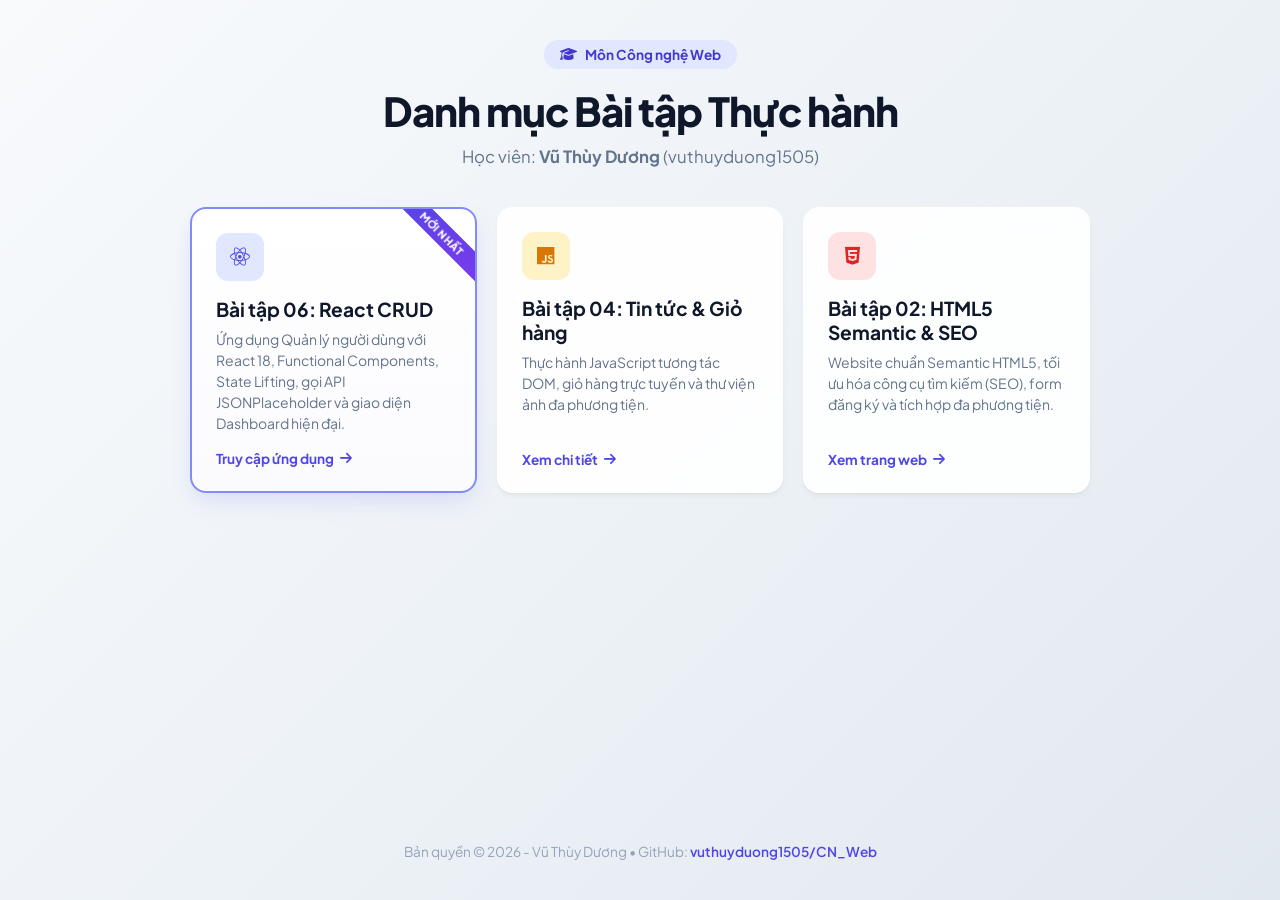
<file: index.html>
<!DOCTYPE html>
<html lang="vi">
<head>
    <meta charset="UTF-8">
    <meta name="viewport" content="width=device-width, initial-scale=1.0">
    <title>Môn Công nghệ Web - Vũ Thùy Dương</title>
    <link rel="icon" href="data:image/svg+xml,<svg xmlns=%22http://www.w3.org/2000/svg%22 viewBox=%220%22%20%22100%22%20%22100%22><text y=%22.9em%22 font-size=%2290%22>🌐</text></svg>">
    <link rel="stylesheet" href="https://cdnjs.cloudflare.com/ajax/libs/font-awesome/6.4.2/css/all.min.css">
    <link rel="preconnect" href="https://fonts.googleapis.com">
    <link rel="preconnect" href="https://fonts.gstatic.com" crossorigin>
    <link href="https://fonts.googleapis.com/css2?family=Plus+Jakarta+Sans:wght@400;500;600;700;800&display=swap" rel="stylesheet">
    <style>
        * {
            margin: 0;
            padding: 0;
            box-sizing: border-box;
        }
        body {
            font-family: 'Plus Jakarta Sans', -apple-system, BlinkMacSystemFont, sans-serif;
            background: linear-gradient(135deg, #f8fafc 0%, #edf2f7 50%, #e2e8f0 100%);
            color: #1e293b;
            min-height: 100vh;
            display: flex;
            flex-direction: column;
            justify-content: space-between;
            align-items: center;
            padding: 40px 20px 20px;
        }
        .container {
            max-width: 900px;
            width: 100%;
            margin: 0 auto;
        }
        .hero {
            text-align: center;
            margin-bottom: 40px;
        }
        .hero-badge {
            display: inline-flex;
            align-items: center;
            gap: 8px;
            background: #e0e7ff;
            color: #4338ca;
            padding: 6px 16px;
            border-radius: 9999px;
            font-size: 0.85rem;
            font-weight: 700;
            margin-bottom: 16px;
        }
        .hero h1 {
            font-size: 2.5rem;
            font-weight: 800;
            letter-spacing: -0.025em;
            color: #0f172a;
            margin-bottom: 10px;
        }
        .hero p {
            font-size: 1.05rem;
            color: #64748b;
        }
        .assignments-grid {
            display: grid;
            grid-template-columns: repeat(auto-fit, minmax(280px, 1fr));
            gap: 20px;
            margin-bottom: 40px;
        }
        .card {
            background: rgba(255, 255, 255, 0.9);
            backdrop-filter: blur(12px);
            border: 1px solid rgba(255, 255, 255, 0.8);
            border-radius: 16px;
            padding: 24px;
            text-decoration: none;
            color: inherit;
            box-shadow: 0 4px 6px -1px rgba(0, 0, 0, 0.05), 0 2px 4px -2px rgba(0, 0, 0, 0.05);
            transition: all 0.25s cubic-bezier(0.4, 0, 0.2, 1);
            display: flex;
            flex-direction: column;
            justify-content: space-between;
            position: relative;
            overflow: hidden;
        }
        .card.featured {
            border: 2px solid #818cf8;
            box-shadow: 0 10px 25px -5px rgba(99, 102, 241, 0.2);
            background: linear-gradient(180deg, #ffffff 0%, #fbfbfe 100%);
        }
        .card.featured::before {
            content: "MỚI NHẤT";
            position: absolute;
            top: 14px;
            right: -30px;
            background: linear-gradient(135deg, #4f46e5, #7c3aed);
            color: #fff;
            font-size: 0.65rem;
            font-weight: 800;
            padding: 4px 34px;
            transform: rotate(45deg);
            letter-spacing: 0.05em;
        }
        .card:hover {
            transform: translateY(-4px);
            box-shadow: 0 20px 25px -5px rgba(0, 0, 0, 0.1), 0 8px 10px -6px rgba(0, 0, 0, 0.04);
        }
        .card-icon {
            width: 48px;
            height: 48px;
            border-radius: 12px;
            display: flex;
            align-items: center;
            justify-content: center;
            font-size: 20px;
            margin-bottom: 16px;
        }
        .card-icon.react {
            background: #e0e7ff;
            color: #4f46e5;
        }
        .card-icon.js {
            background: #fef3c7;
            color: #d97706;
        }
        .card-icon.html {
            background: #fee2e2;
            color: #dc2626;
        }
        .card h3 {
            font-size: 1.2rem;
            font-weight: 700;
            color: #0f172a;
            margin-bottom: 8px;
        }
        .card p {
            font-size: 0.875rem;
            color: #64748b;
            line-height: 1.5;
            margin-bottom: 16px;
        }
        .card-link {
            font-size: 0.85rem;
            font-weight: 700;
            color: #4f46e5;
            display: inline-flex;
            align-items: center;
            gap: 6px;
        }
        .footer {
            text-align: center;
            font-size: 0.85rem;
            color: #94a3b8;
            padding: 20px 0;
        }
        .footer a {
            color: #4f46e5;
            text-decoration: none;
            font-weight: 600;
        }
    </style>
</head>
<body>
    <div class="container">
        <header class="hero">
            <div class="hero-badge">
                <i class="fa-solid fa-graduation-cap"></i> Môn Công nghệ Web
            </div>
            <h1>Danh mục Bài tập Thực hành</h1>
            <p>Học viên: <strong>Vũ Thùy Dương</strong> (vuthuyduong1505)</p>
        </header>

        <main class="assignments-grid">
            <!-- Assignment 06 (Featured) -->
            <a href="assignment_06/" class="card featured">
                <div>
                    <div class="card-icon react">
                        <i class="fa-brands fa-react"></i>
                    </div>
                    <h3>Bài tập 06: React CRUD</h3>
                    <p>Ứng dụng Quản lý người dùng với React 18, Functional Components, State Lifting, gọi API JSONPlaceholder và giao diện Dashboard hiện đại.</p>
                </div>
                <div class="card-link">
                    Truy cập ứng dụng <i class="fa-solid fa-arrow-right"></i>
                </div>
            </a>

            <!-- Assignment 04 -->
            <a href="Assignment04/Bai tap 2 - JS tin tuc va gio hang/" class="card">
                <div>
                    <div class="card-icon js">
                        <i class="fa-brands fa-js"></i>
                    </div>
                    <h3>Bài tập 04: Tin tức & Giỏ hàng</h3>
                    <p>Thực hành JavaScript tương tác DOM, giỏ hàng trực tuyến và thư viện ảnh đa phương tiện.</p>
                </div>
                <div class="card-link">
                    Xem chi tiết <i class="fa-solid fa-arrow-right"></i>
                </div>
            </a>

            <!-- Assignment 02 -->
            <a href="assignment_02/index_new.html" class="card">
                <div>
                    <div class="card-icon html">
                        <i class="fa-brands fa-html5"></i>
                    </div>
                    <h3>Bài tập 02: HTML5 Semantic & SEO</h3>
                    <p>Website chuẩn Semantic HTML5, tối ưu hóa công cụ tìm kiếm (SEO), form đăng ký và tích hợp đa phương tiện.</p>
                </div>
                <div class="card-link">
                    Xem trang web <i class="fa-solid fa-arrow-right"></i>
                </div>
            </a>
        </main>
    </div>

    <footer class="footer">
        <p>Bản quyền &copy; 2026 - Vũ Thùy Dương &bull; GitHub: <a href="https://github.com/vuthuyduong1505/CN_Web" target="_blank">vuthuyduong1505/CN_Web</a></p>
    </footer>
</body>
</html>
</file>
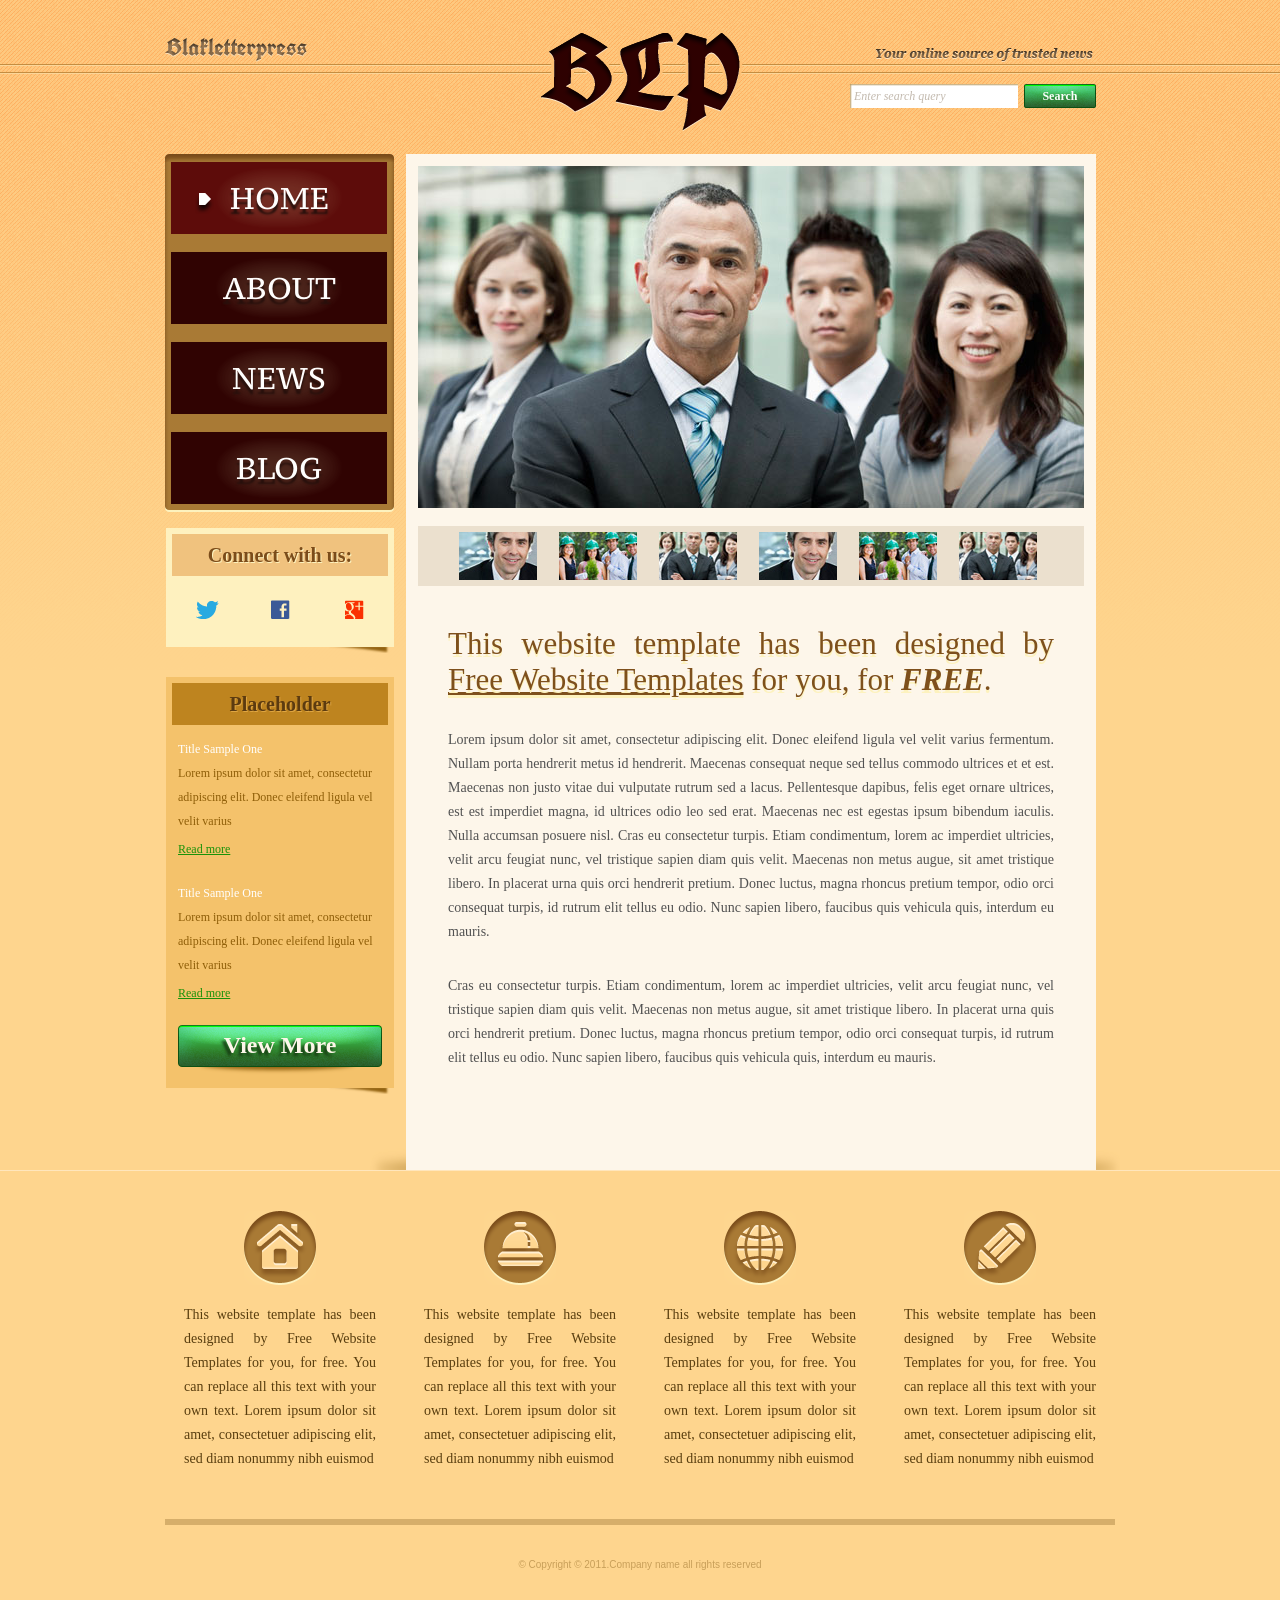
<file: assignment_02/index.html>
<!DOCTYPE html>
<!-- Website template by freewebsitetemplates.com -->
<html>
<head>
	<meta charset="UTF-8">
	<title>Blakletterpress Website Template</title>
	<link rel="stylesheet" href="css/style.css" type="text/css">
</head>
<body>
	<div id="page">
		<div id="header">
			<div id="motto">
				<a href="index.html" class="sitename"><img src="images/blakletterpress.png" height="24" width="142" alt="SiteName"></a>
				<p>
					<img src="images/header-text.png" height="14" width="218" alt="Text">
				</p>
			</div>
			<div id="logo">
				<a href="index.html"><img src="images/logo.png" alt="LOGO"></a>
			</div>
			<div id="searchbar">
				<form action="#" method="post">
					<input type="text" value="Enter search query" class="txtfield" onBlur="javascript:if(this.value==''){this.value=this.defaultValue;}" onFocus="javascript:if(this.value==this.defaultValue){this.value='';}">
					<input type="submit" value="Search" class="btn">
				</form>
			</div>
		</div>
		<div id="contents">
			<div id="main">
				<div id="gallery">
					<div>
						<img src="images/team-large.jpg" alt="Img">
					</div>
					<ul>
						<li>
							<img src="images/smiling.jpg" alt="Img">
						</li>
						<li>
							<img src="images/ecofriends.jpg" alt="Img">
						</li>
						<li>
							<img src="images/team.jpg" alt="Img">
						</li>
						<li>
							<img src="images/smiling.jpg" alt="Img">
						</li>
						<li>
							<img src="images/ecofriends.jpg" alt="Img">
						</li>
						<li>
							<img src="images/team.jpg" alt="Img">
						</li>
					</ul>
				</div>
				<div class="body">
					<h1>This website template has been designed by <a href="http://www.freewebsitetemplates.com/">Free Website Templates</a> for you, for <em>free</em>.</h1>
					<p>
						Lorem ipsum dolor sit amet, consectetur adipiscing elit. Donec eleifend ligula vel velit varius fermentum. Nullam porta hendrerit metus id hendrerit. Maecenas consequat neque sed tellus commodo ultrices et et est. Maecenas non justo vitae dui vulputate rutrum sed a lacus. Pellentesque dapibus, felis eget ornare ultrices, est est imperdiet magna, id ultrices odio leo sed erat. Maecenas nec est egestas ipsum bibendum iaculis. Nulla accumsan posuere nisl. Cras eu consectetur turpis. Etiam condimentum, lorem ac imperdiet ultricies, velit arcu feugiat nunc, vel tristique sapien diam quis velit. Maecenas non metus augue, sit amet tristique libero. In placerat urna quis orci hendrerit pretium. Donec luctus, magna rhoncus pretium tempor, odio orci consequat turpis, id rutrum elit tellus eu odio. Nunc sapien libero, faucibus quis vehicula quis, interdum eu mauris.
					</p>
					<p>
						Cras eu consectetur turpis. Etiam condimentum, lorem ac imperdiet ultricies, velit arcu feugiat nunc, vel tristique sapien diam quis velit. Maecenas non metus augue, sit amet tristique libero. In placerat urna quis orci hendrerit pretium. Donec luctus, magna rhoncus pretium tempor, odio orci consequat turpis, id rutrum elit tellus eu odio. Nunc sapien libero, faucibus quis vehicula quis, interdum eu mauris.
					</p>
				</div>
			</div>
			<div id="sidebar">
				<div id="navigation">
					<div>
						<ul>
							<li class="selected">
								<a href="index.html">Home</a>
							</li>
							<li>
								<a href="about.html">About</a>
							</li>
							<li>
								<a href="news.html">News</a>
							</li>
							<li>
								<a href="blog.html">Blog</a>
							</li>
						</ul>
					</div>
				</div>
				<div class="section">
					<div id="connect">
						<h2>Connect with us:</h2>
						<a href="http://freewebsitetemplates.com/go/twitter/" target="_blank" class="twitter"></a> <a href="http://freewebsitetemplates.com/go/facebook/" target="_blank" class="facebook"></a> <a href="http://freewebsitetemplates.com/go/googleplus/" target="_blank" class="googleplus"></a>
					</div>
				</div>
				<div class="section">
					<div id="posts">
						<h2>Placeholder</h2>
						<ul>
							<li>
								<h5>Title Sample One</h5>
								<p>
									Lorem ipsum dolor sit amet, consectetur adipiscing elit. Donec eleifend ligula vel velit varius
								</p>
								<a href="news.html" class="more">Read more</a>
							</li>
							<li>
								<h5>Title Sample One</h5>
								<p>
									Lorem ipsum dolor sit amet, consectetur adipiscing elit. Donec eleifend ligula vel velit varius
								</p>
								<a href="news.html" class="more">Read more</a>
							</li>
						</ul>
						<a href="news.html" class="btn2">View More</a>
					</div>
				</div>
			</div>
		</div>
		<div id="footer">
			<div>
				<ul id="featured">
					<li>
						<a href="index.html" class="home"></a>
						<p>
							This website template has been designed by Free Website Templates for you, for free. You can replace all this text with your own text. Lorem ipsum dolor sit amet, consectetuer adipiscing elit, sed diam nonummy nibh euismod
						</p>
					</li>
					<li>
						<a href="index.html" class="bell"></a>
						<p>
							This website template has been designed by Free Website Templates for you, for free. You can replace all this text with your own text. Lorem ipsum dolor sit amet, consectetuer adipiscing elit, sed diam nonummy nibh euismod
						</p>
					</li>
					<li>
						<a href="index.html" class="globe"></a>
						<p>
							This website template has been designed by Free Website Templates for you, for free. You can replace all this text with your own text. Lorem ipsum dolor sit amet, consectetuer adipiscing elit, sed diam nonummy nibh euismod
						</p>
					</li>
					<li>
						<a href="index.html" class="pencil"></a>
						<p>
							This website template has been designed by Free Website Templates for you, for free. You can replace all this text with your own text. Lorem ipsum dolor sit amet, consectetuer adipiscing elit, sed diam nonummy nibh euismod
						</p>
					</li>
				</ul>
				<p id="footnote">
					© Copyright © 2011.Company name all rights reserved
				</p>
			</div>
		</div>
	</div>
</body>
</html>
</file>
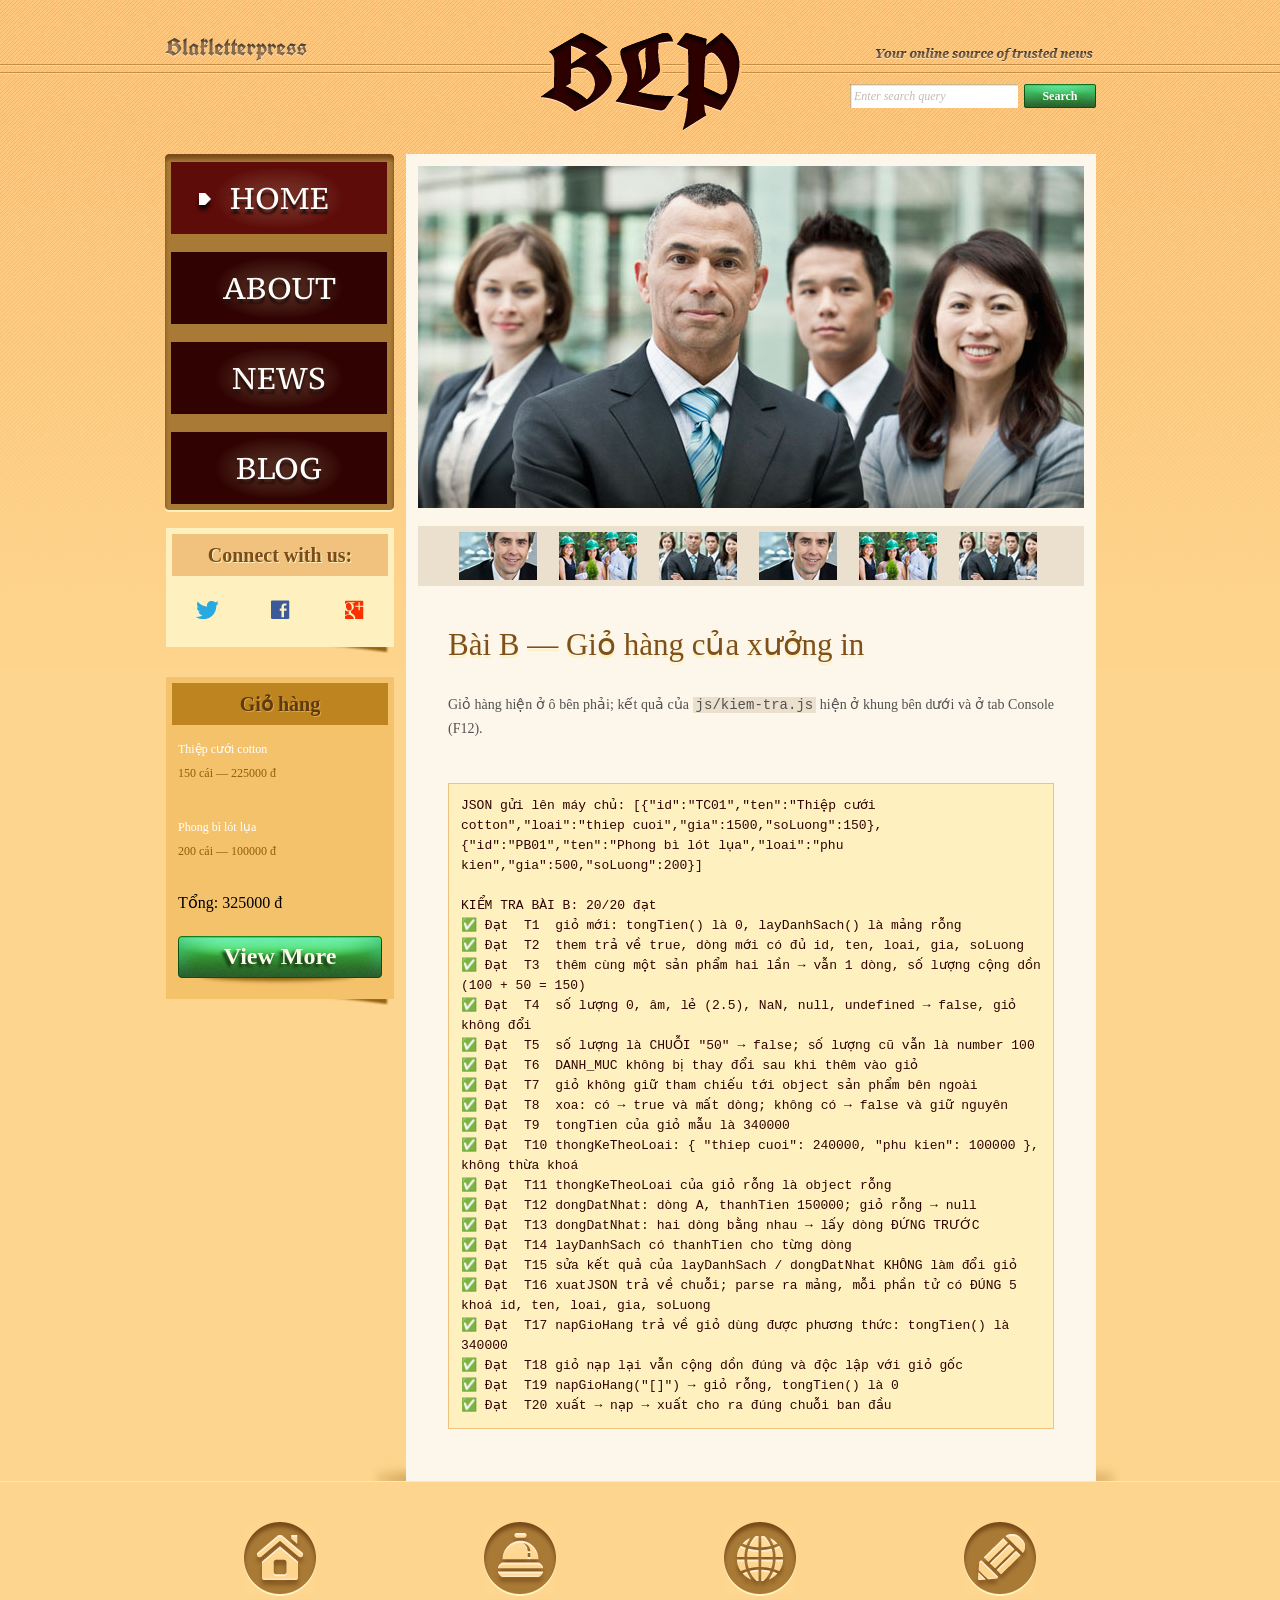
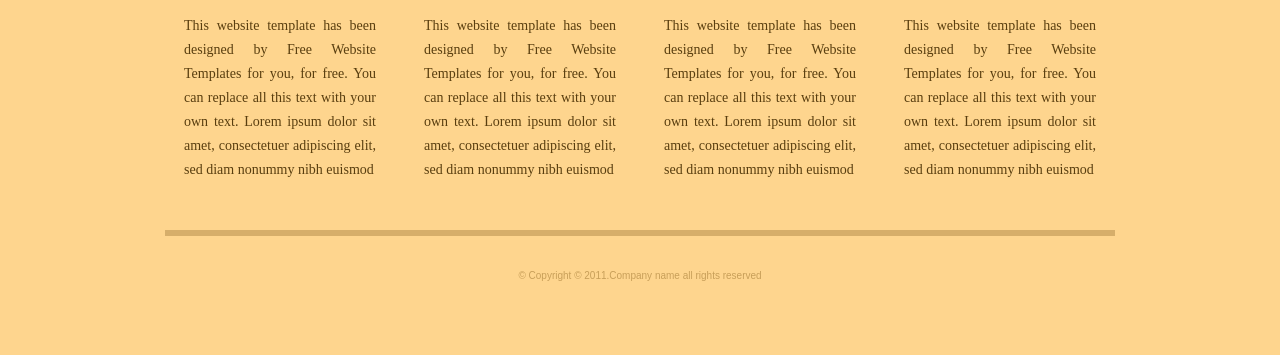
<file: Assignment04/Bai tap 2 - JS tin tuc va gio hang/index.html>
<!DOCTYPE html>
<!-- Website template by freewebsitetemplates.com -->
<html>
<head>
	<meta charset="UTF-8">
	<title>Bài B – Giỏ hàng | Blakletterpress</title>
	<link rel="stylesheet" href="css/style.css" type="text/css">
	<link rel="stylesheet" href="css/bai-js.css" type="text/css">
</head>
<body>
	<div id="page">
		<div id="header">
			<div id="motto">
				<a href="index.html" class="sitename"><img src="images/blakletterpress.png" height="24" width="142" alt="SiteName"></a>
				<p>
					<img src="images/header-text.png" height="14" width="218" alt="Text">
				</p>
			</div>
			<div id="logo">
				<a href="index.html"><img src="images/logo.png" alt="LOGO"></a>
			</div>
			<div id="searchbar">
				<form action="#" method="post">
					<input type="text" value="Enter search query" class="txtfield" onBlur="javascript:if(this.value==''){this.value=this.defaultValue;}" onFocus="javascript:if(this.value==this.defaultValue){this.value='';}">
					<input type="submit" value="Search" class="btn">
				</form>
			</div>
		</div>
		<div id="contents">
			<div id="main">
				<div id="gallery">
					<div>
						<img src="images/team-large.jpg" alt="Img">
					</div>
					<ul>
						<li>
							<img src="images/smiling.jpg" alt="Img">
						</li>
						<li>
							<img src="images/ecofriends.jpg" alt="Img">
						</li>
						<li>
							<img src="images/team.jpg" alt="Img">
						</li>
						<li>
							<img src="images/smiling.jpg" alt="Img">
						</li>
						<li>
							<img src="images/ecofriends.jpg" alt="Img">
						</li>
						<li>
							<img src="images/team.jpg" alt="Img">
						</li>
					</ul>
				</div>
				<div class="body">
					<h1>Bài B — Giỏ hàng của xưởng in</h1>
					<p>
						Giỏ hàng hiện ở ô bên phải; kết quả của <code>js/kiem-tra.js</code> hiện ở khung bên dưới và ở tab Console (F12).
					</p>
					<pre id="ket-qua"></pre>
				</div>
			</div>
			<div id="sidebar">
				<div id="navigation">
					<div>
						<ul>
							<li class="selected">
								<a href="index.html">Home</a>
							</li>
							<li>
								<a href="about.html">About</a>
							</li>
							<li>
								<a href="news.html">News</a>
							</li>
							<li>
								<a href="blog.html">Blog</a>
							</li>
						</ul>
					</div>
				</div>
				<div class="section">
					<div id="connect">
						<h2>Connect with us:</h2>
						<a href="http://freewebsitetemplates.com/go/twitter/" target="_blank" class="twitter"></a> <a href="http://freewebsitetemplates.com/go/facebook/" target="_blank" class="facebook"></a> <a href="http://freewebsitetemplates.com/go/googleplus/" target="_blank" class="googleplus"></a>
					</div>
				</div>
				<div class="section">
					<div id="posts">
						<h2>Giỏ hàng</h2>
						<ul id="gio-hang">
							<li>
								<h5>Title Sample One</h5>
								<p>
									Lorem ipsum dolor sit amet, consectetur adipiscing elit. Donec eleifend ligula vel velit varius
								</p>
								<a href="news.html" class="more">Read more</a>
							</li>
							<li>
								<h5>Title Sample One</h5>
								<p>
									Lorem ipsum dolor sit amet, consectetur adipiscing elit. Donec eleifend ligula vel velit varius
								</p>
								<a href="news.html" class="more">Read more</a>
							</li>
						</ul>
						<a href="news.html" class="btn2">View More</a>
					</div>
				</div>
			</div>
		</div>
		<div id="footer">
			<div>
				<ul id="featured">
					<li>
						<a href="index.html" class="home"></a>
						<p>
							This website template has been designed by Free Website Templates for you, for free. You can replace all this text with your own text. Lorem ipsum dolor sit amet, consectetuer adipiscing elit, sed diam nonummy nibh euismod
						</p>
					</li>
					<li>
						<a href="index.html" class="bell"></a>
						<p>
							This website template has been designed by Free Website Templates for you, for free. You can replace all this text with your own text. Lorem ipsum dolor sit amet, consectetuer adipiscing elit, sed diam nonummy nibh euismod
						</p>
					</li>
					<li>
						<a href="index.html" class="globe"></a>
						<p>
							This website template has been designed by Free Website Templates for you, for free. You can replace all this text with your own text. Lorem ipsum dolor sit amet, consectetuer adipiscing elit, sed diam nonummy nibh euismod
						</p>
					</li>
					<li>
						<a href="index.html" class="pencil"></a>
						<p>
							This website template has been designed by Free Website Templates for you, for free. You can replace all this text with your own text. Lorem ipsum dolor sit amet, consectetuer adipiscing elit, sed diam nonummy nibh euismod
						</p>
					</li>
				</ul>
				<p id="footnote">
					© Copyright © 2011.Company name all rights reserved
				</p>
			</div>
		</div>
	</div>
	<script src="js/ho-tro.js"></script>
	<script src="js/bai-b-gio-hang.js"></script>
	<script src="js/kiem-tra.js"></script>
</body>
</html>
</file>
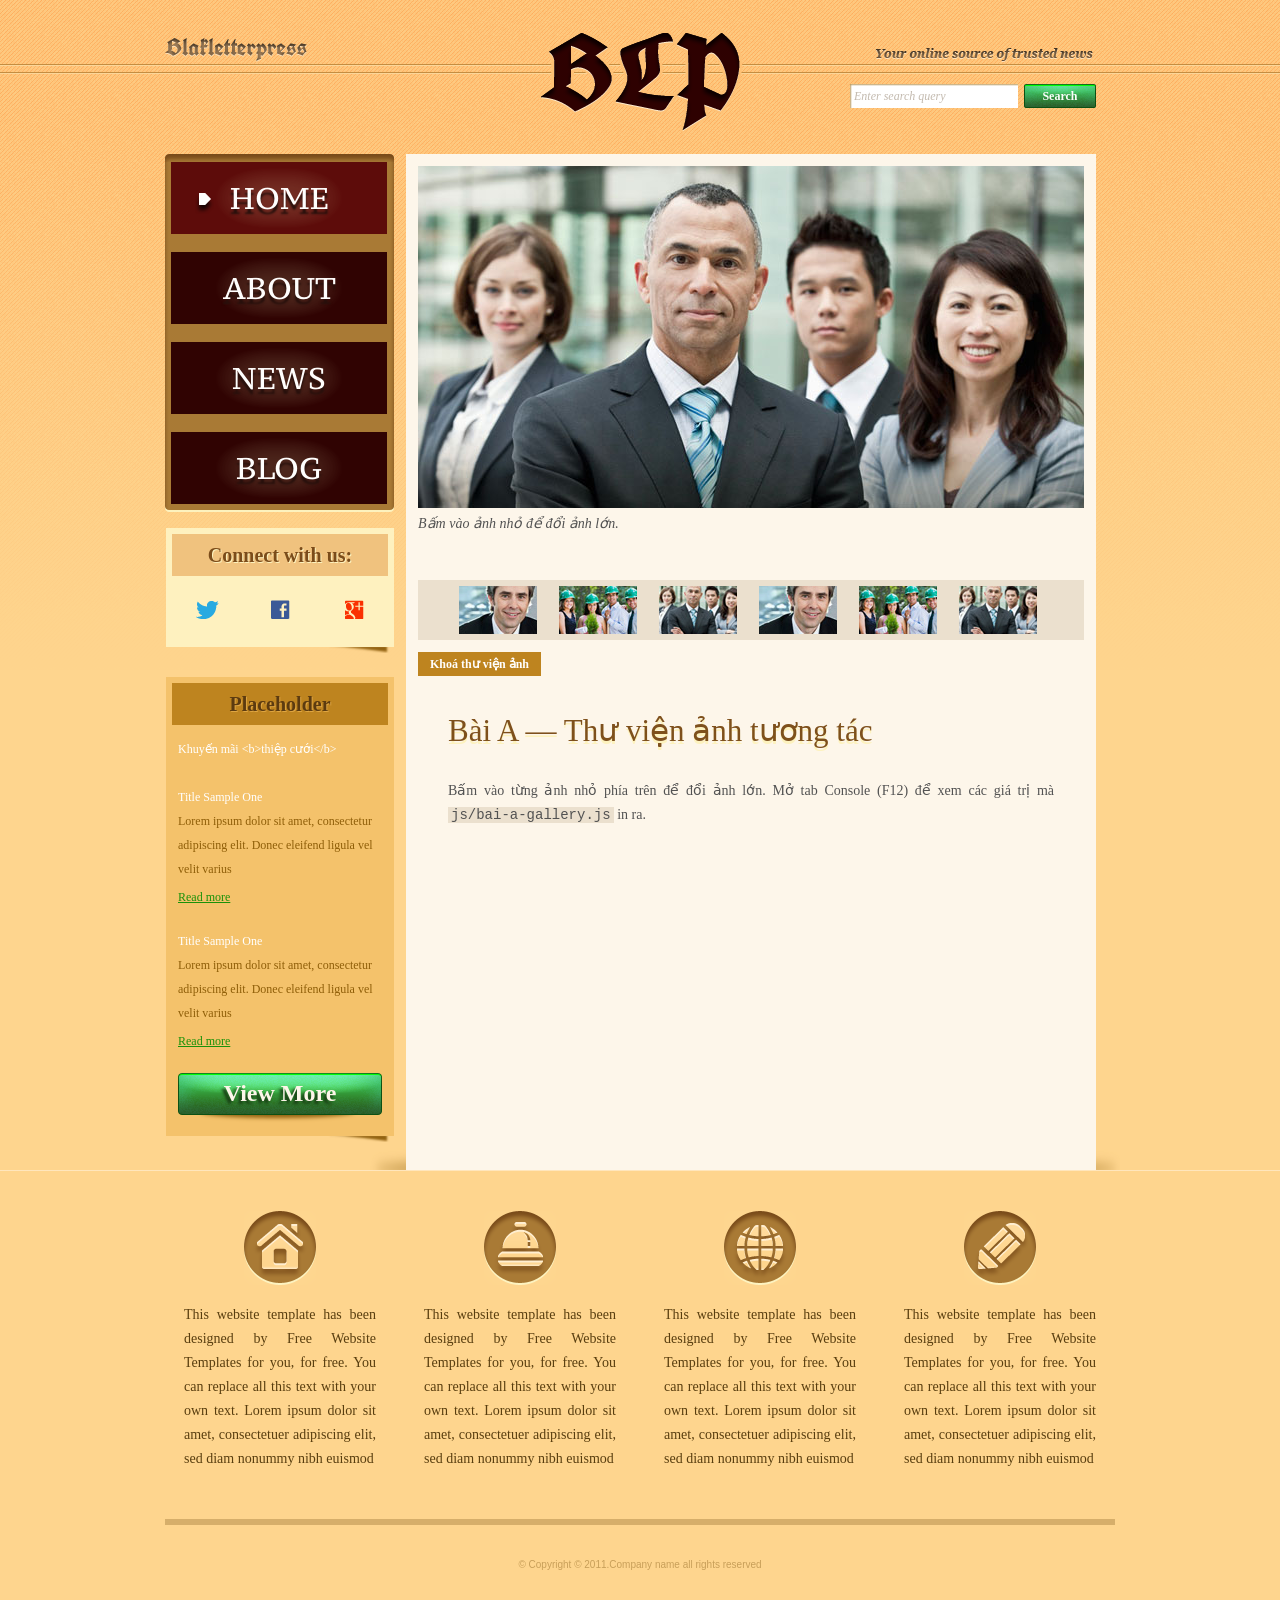
<file: Assignment04/Bai tap 3 - JS thu vien anh va tin nhanh/index.html>
<!DOCTYPE html>
<!-- Website template by freewebsitetemplates.com -->
<html>
<head>
	<meta charset="UTF-8">
	<title>Bài A – Thư viện ảnh | Blakletterpress</title>
	<link rel="stylesheet" href="css/style.css" type="text/css">
	<link rel="stylesheet" href="css/bai-js.css" type="text/css">
</head>
<body>
	<div id="page">
		<div id="header">
			<div id="motto">
				<a href="index.html" class="sitename"><img src="images/blakletterpress.png" height="24" width="142" alt="SiteName"></a>
				<p>
					<img src="images/header-text.png" height="14" width="218" alt="Text">
				</p>
			</div>
			<div id="logo">
				<a href="index.html"><img src="images/logo.png" alt="LOGO"></a>
			</div>
			<div id="searchbar">
				<form action="#" method="post">
					<input type="text" id="o-tim-kiem" value="Enter search query" class="txtfield">
					<input type="submit" value="Search" class="btn">
				</form>
			</div>
		</div>
		<div id="contents">
			<div id="main">
				<div id="gallery">
					<div>
						<img src="images/team-large.jpg" alt="Img">
					</div>
					<ul>
						<li>
							<img src="images/smiling.jpg" alt="meeting">
						</li>
						<li>
							<img src="images/ecofriends.jpg" alt="team-large">
						</li>
						<li>
							<img src="images/team.jpg" alt="team-large">
						</li>
						<li>
							<img src="images/smiling.jpg" alt="meeting">
						</li>
						<li>
							<img src="images/ecofriends.jpg" alt="team-large">
						</li>
						<li>
							<img src="images/team.jpg" alt="team-large">
						</li>
					</ul>
					<button type="button" id="nut-khoa">Khoá thư viện ảnh</button>
				</div>
				<div class="body">
					<h1>Bài A — Thư viện ảnh tương tác</h1>
					<p>
						Bấm vào từng ảnh nhỏ phía trên để đổi ảnh lớn. Mở tab Console (F12) để xem các giá trị mà <code>js/bai-a-gallery.js</code> in ra.
					</p>
				</div>
			</div>
			<div id="sidebar">
				<div id="navigation">
					<div>
						<ul>
							<li class="selected">
								<a href="index.html">Home</a>
							</li>
							<li>
								<a href="about.html">About</a>
							</li>
							<li>
								<a href="news.html">News</a>
							</li>
							<li>
								<a href="blog.html">Blog</a>
							</li>
						</ul>
					</div>
				</div>
				<div class="section">
					<div id="connect">
						<h2>Connect with us:</h2>
						<a href="http://freewebsitetemplates.com/go/twitter/" target="_blank" class="twitter"></a> <a href="http://freewebsitetemplates.com/go/facebook/" target="_blank" class="facebook"></a> <a href="http://freewebsitetemplates.com/go/googleplus/" target="_blank" class="googleplus"></a>
					</div>
				</div>
				<div class="section">
					<div id="posts">
						<h2>Placeholder</h2>
						<ul>
							<li>
								<h5>Title Sample One</h5>
								<p>
									Lorem ipsum dolor sit amet, consectetur adipiscing elit. Donec eleifend ligula vel velit varius
								</p>
								<a href="news.html" class="more">Read more</a>
							</li>
							<li>
								<h5>Title Sample One</h5>
								<p>
									Lorem ipsum dolor sit amet, consectetur adipiscing elit. Donec eleifend ligula vel velit varius
								</p>
								<a href="news.html" class="more">Read more</a>
							</li>
						</ul>
						<a href="news.html" class="btn2">View More</a>
					</div>
				</div>
			</div>
		</div>
		<div id="footer">
			<div>
				<ul id="featured">
					<li>
						<a href="index.html" class="home"></a>
						<p>
							This website template has been designed by Free Website Templates for you, for free. You can replace all this text with your own text. Lorem ipsum dolor sit amet, consectetuer adipiscing elit, sed diam nonummy nibh euismod
						</p>
					</li>
					<li>
						<a href="index.html" class="bell"></a>
						<p>
							This website template has been designed by Free Website Templates for you, for free. You can replace all this text with your own text. Lorem ipsum dolor sit amet, consectetuer adipiscing elit, sed diam nonummy nibh euismod
						</p>
					</li>
					<li>
						<a href="index.html" class="globe"></a>
						<p>
							This website template has been designed by Free Website Templates for you, for free. You can replace all this text with your own text. Lorem ipsum dolor sit amet, consectetuer adipiscing elit, sed diam nonummy nibh euismod
						</p>
					</li>
					<li>
						<a href="index.html" class="pencil"></a>
						<p>
							This website template has been designed by Free Website Templates for you, for free. You can replace all this text with your own text. Lorem ipsum dolor sit amet, consectetuer adipiscing elit, sed diam nonummy nibh euismod
						</p>
					</li>
				</ul>
				<p id="footnote">
					© Copyright © 2011.Company name all rights reserved
				</p>
			</div>
		</div>
	</div>
	<script src="js/bai-a-gallery.js"></script>
</body>
</html>
</file>
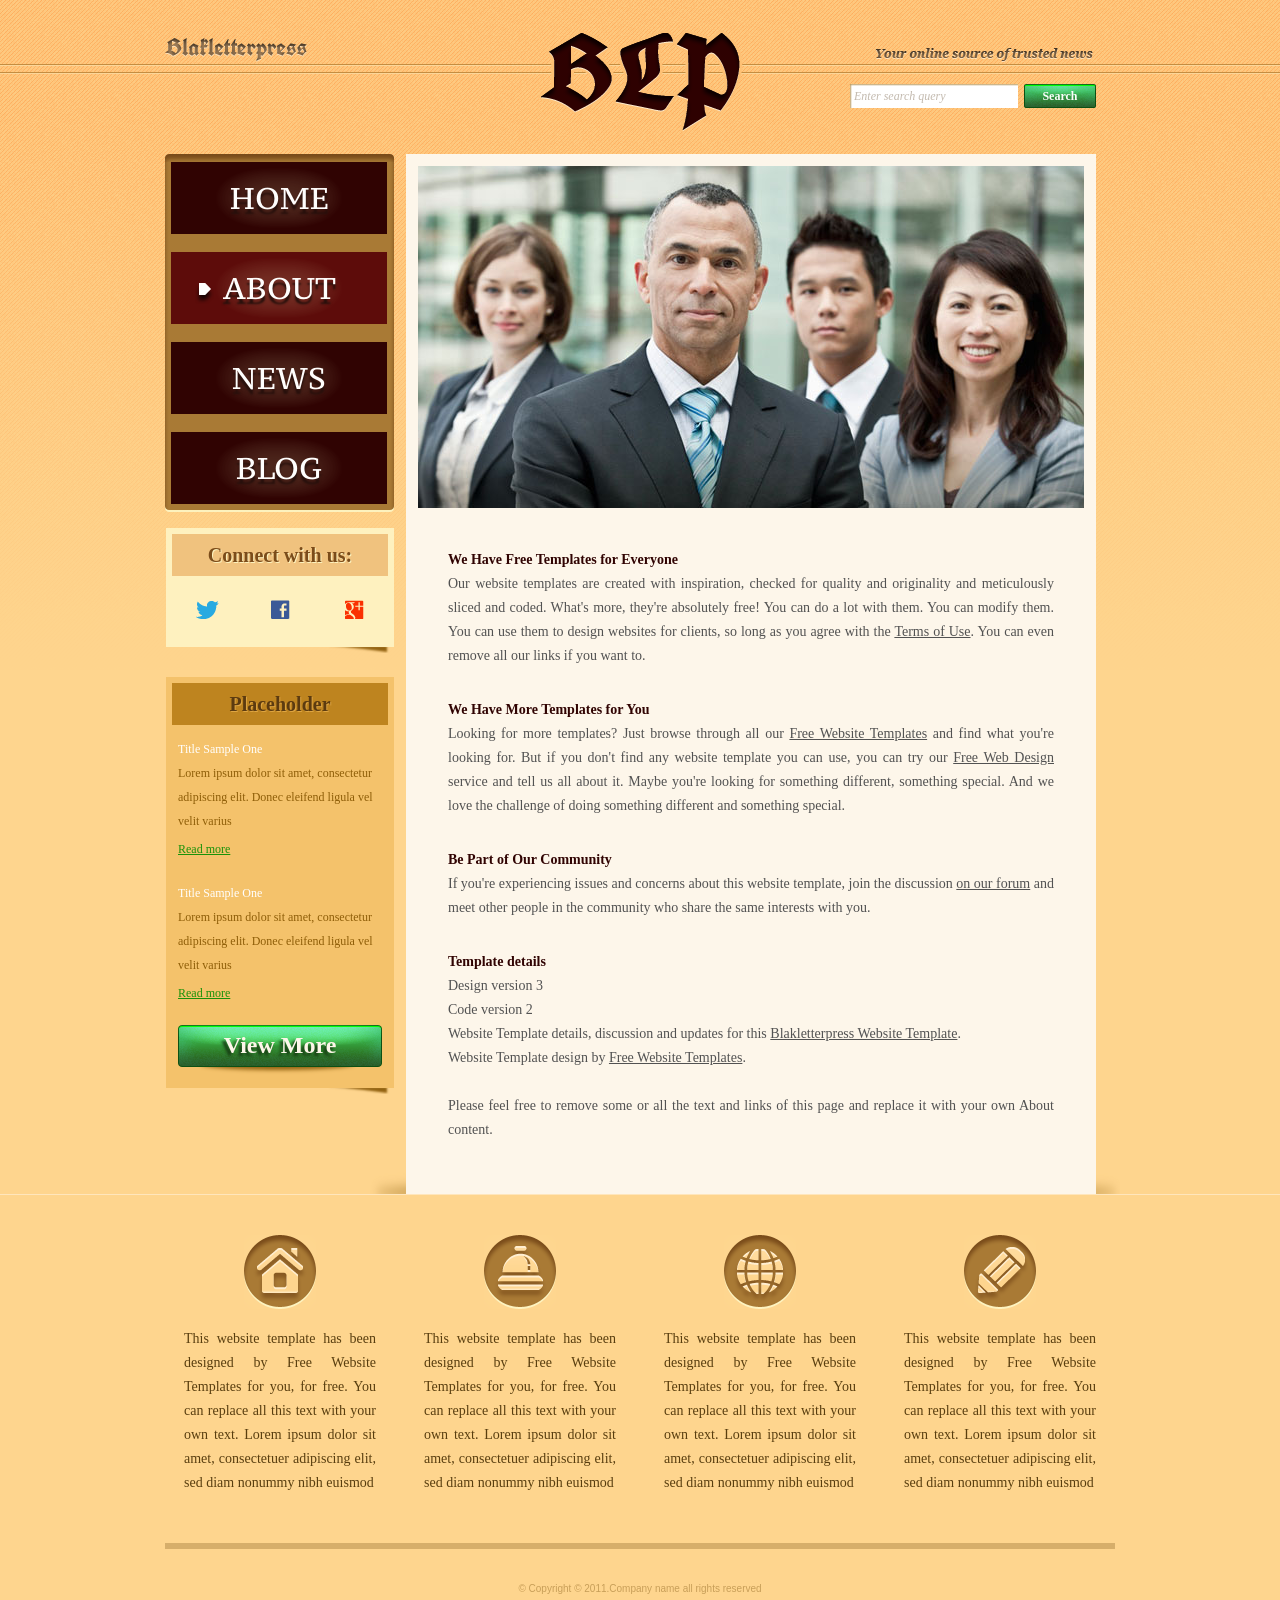
<file: assignment_02/about.html>
<!DOCTYPE html>
<!-- Website template by freewebsitetemplates.com -->
<html>
<head>
	<meta charset="UTF-8">
	<title>About - Blakletterpress Website Template</title>
	<link rel="stylesheet" href="css/style.css" type="text/css">
</head>
<body>
	<div id="page">
		<div id="header">
			<div id="motto">
				<a href="index.html" class="sitename"><img src="images/blakletterpress.png" height="24" width="142" alt="SiteName"></a>
				<p>
					<img src="images/header-text.png" height="14" width="218" alt="Text">
				</p>
			</div>
			<div id="logo">
				<a href="index.html"><img src="images/logo.png" alt="LOGO"></a>
			</div>
			<div id="searchbar">
				<form action="#" method="post">
					<input type="text" value="Enter search query" class="txtfield" onBlur="javascript:if(this.value==''){this.value=this.defaultValue;}" onFocus="javascript:if(this.value==this.defaultValue){this.value='';}">
					<input type="submit" value="Search" class="btn">
				</form>
			</div>
		</div>
		<div id="contents">
			<div id="main">
				<div id="gallery">
					<div>
						<img src="images/team-large.jpg" alt="Img">
					</div>
				</div>
				<div id="about" class="body">
					<h4>We Have Free Templates for Everyone</h4>
					<p>
						Our website templates are created with inspiration, checked for quality and originality and meticulously sliced and coded. What's more, they're absolutely free! You can do a lot with them. You can modify them. You can use them to design websites for clients, so long as you agree with the <a href="http://www.freewebsitetemplates.com/about/terms/">Terms of Use</a>. You can even remove all our links if you want to.
					</p>
					<h4>We Have More Templates for You</h4>
					<p>
						Looking for more templates? Just browse through all our <a href="http://www.freewebsitetemplates.com/">Free Website Templates</a> and find what you're looking for. But if you don't find any website template you can use, you can try our <a href="http://www.freewebsitetemplates.com/freewebdesign/">Free Web Design</a> service and tell us all about it. Maybe you're looking for something different, something special. And we love the challenge of doing something different and something special.
					</p>
					<h4>Be Part of Our Community</h4>
					<p>
						If you're experiencing issues and concerns about this website template, join the discussion <a href="http://www.freewebsitetemplates.com/forums/">on our forum</a> and meet other people in the community who share the same interests with you.
					</p>
					<h4>Template details</h4>
					<p>
						Design version 3<br> Code version 2<br> Website Template details, discussion and updates for this <a href="http://www.freewebsitetemplates.com/forums/f18/">Blakletterpress Website Template</a>.<br> Website Template design by <a href="http://www.freewebsitetemplates.com/">Free Website Templates</a>.<br><br> Please feel free to remove some or all the text and links of this page and replace it with your own About content.
					</p>
				</div>
			</div>
			<div id="sidebar">
				<div id="navigation">
					<div>
						<ul>
							<li>
								<a href="index.html">Home</a>
							</li>
							<li class="selected">
								<a href="about.html">About</a>
							</li>
							<li>
								<a href="news.html">News</a>
							</li>
							<li>
								<a href="blog.html">Blog</a>
							</li>
						</ul>
					</div>
				</div>
				<div class="section">
					<div id="connect">
						<h2>Connect with us:</h2>
						<a href="http://freewebsitetemplates.com/go/twitter/" target="_blank" class="twitter"></a> <a href="http://freewebsitetemplates.com/go/facebook/" target="_blank" class="facebook"></a> <a href="http://freewebsitetemplates.com/go/googleplus/" target="_blank" class="googleplus"></a>
					</div>
				</div>
				<div class="section">
					<div id="posts">
						<h2>Placeholder</h2>
						<ul>
							<li>
								<h5>Title Sample One</h5>
								<p>
									Lorem ipsum dolor sit amet, consectetur adipiscing elit. Donec eleifend ligula vel velit varius
								</p>
								<a href="news.html" class="more">Read more</a>
							</li>
							<li>
								<h5>Title Sample One</h5>
								<p>
									Lorem ipsum dolor sit amet, consectetur adipiscing elit. Donec eleifend ligula vel velit varius
								</p>
								<a href="news.html" class="more">Read more</a>
							</li>
						</ul>
						<a href="news.html" class="btn2">View More</a>
					</div>
				</div>
			</div>
		</div>
		<div id="footer">
			<div>
				<ul id="featured">
					<li>
						<a href="index.html" class="home"></a>
						<p>
							This website template has been designed by Free Website Templates for you, for free. You can replace all this text with your own text. Lorem ipsum dolor sit amet, consectetuer adipiscing elit, sed diam nonummy nibh euismod
						</p>
					</li>
					<li>
						<a href="index.html" class="bell"></a>
						<p>
							This website template has been designed by Free Website Templates for you, for free. You can replace all this text with your own text. Lorem ipsum dolor sit amet, consectetuer adipiscing elit, sed diam nonummy nibh euismod
						</p>
					</li>
					<li>
						<a href="index.html" class="globe"></a>
						<p>
							This website template has been designed by Free Website Templates for you, for free. You can replace all this text with your own text. Lorem ipsum dolor sit amet, consectetuer adipiscing elit, sed diam nonummy nibh euismod
						</p>
					</li>
					<li>
						<a href="index.html" class="pencil"></a>
						<p>
							This website template has been designed by Free Website Templates for you, for free. You can replace all this text with your own text. Lorem ipsum dolor sit amet, consectetuer adipiscing elit, sed diam nonummy nibh euismod
						</p>
					</li>
					</li>
				</ul>
				<p id="footnote">
					© Copyright © 2011.Company name all rights reserved
				</p>
			</div>
		</div>
	</div>
</body>
</html>
</file>
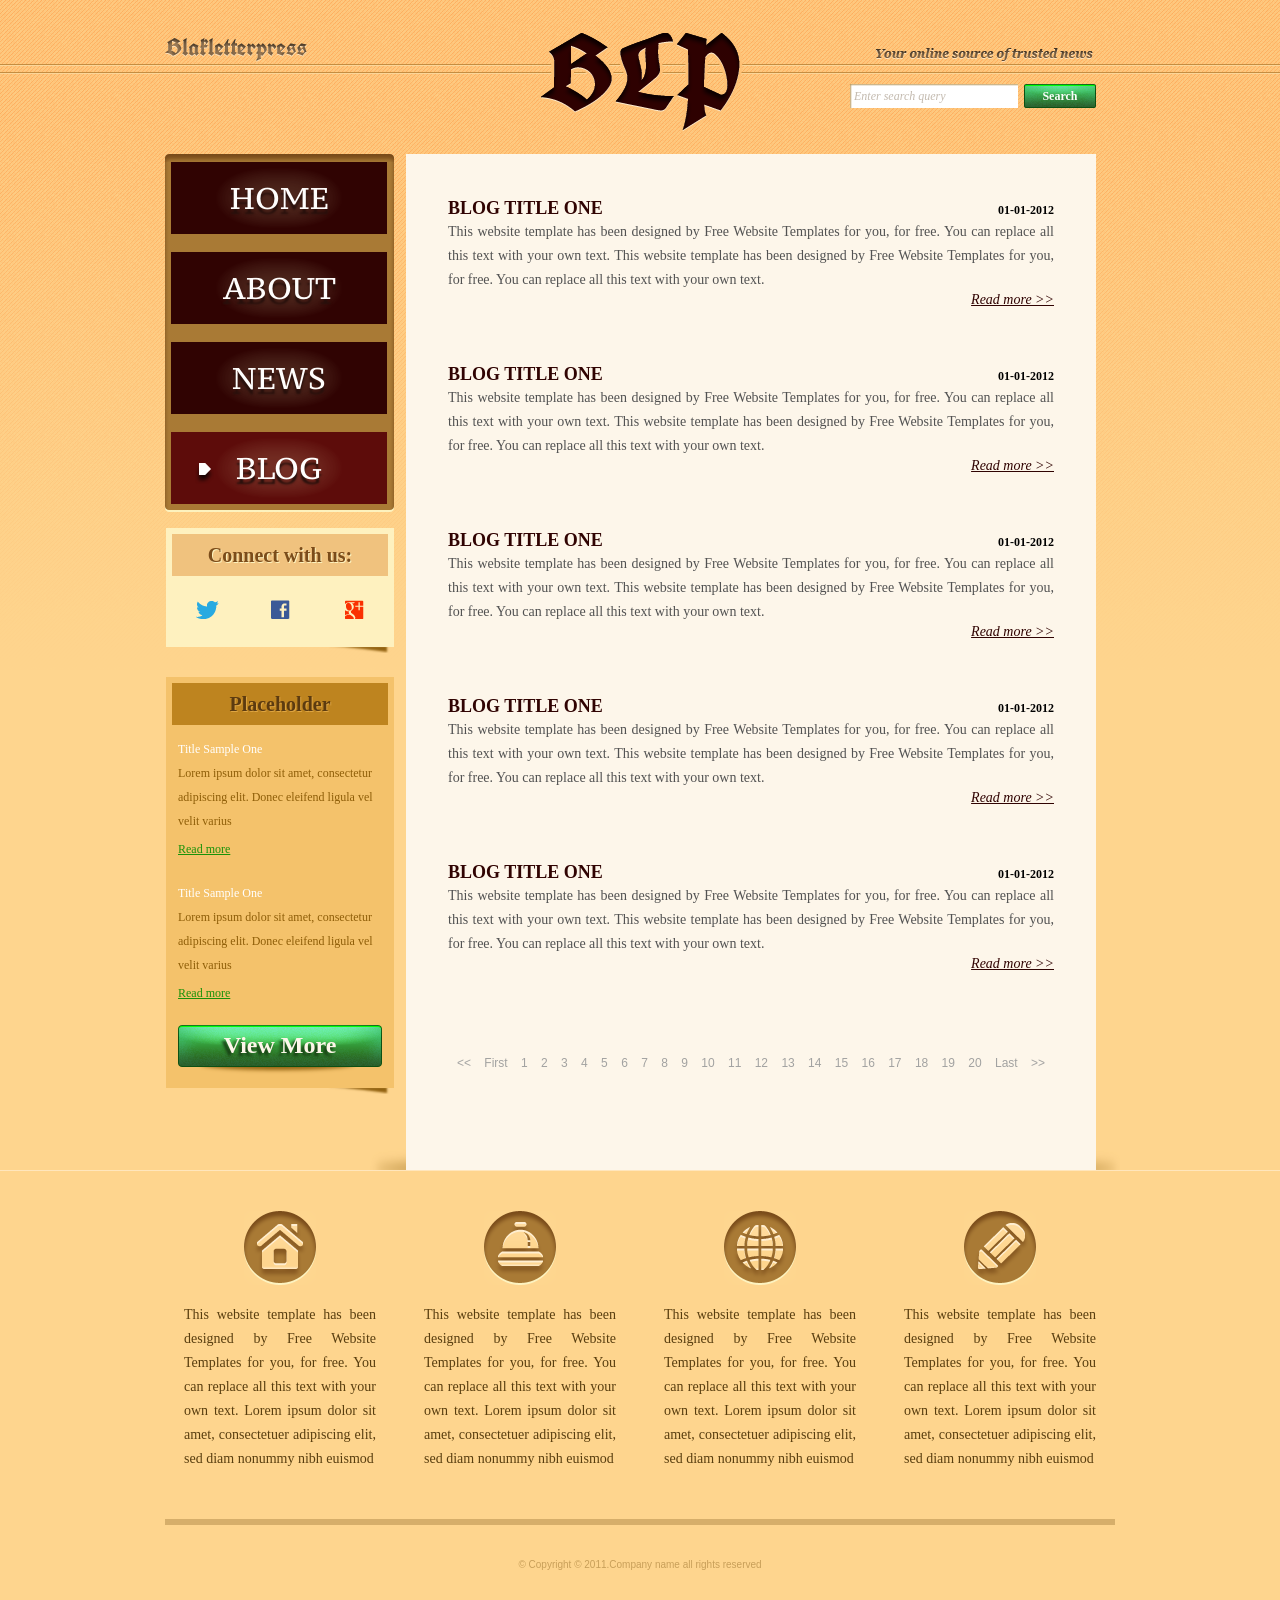
<file: assignment_02/blog.html>
<!DOCTYPE html>
<!-- Website template by freewebsitetemplates.com -->
<html>
<head>
	<meta charset="UTF-8">
	<title>Blog - Blakletterpress Website Template</title>
	<link rel="stylesheet" href="css/style.css" type="text/css">
</head>
<body>
	<div id="page">
		<div id="header">
			<div id="motto">
				<a href="index.html" class="sitename"><img src="images/blakletterpress.png" height="24" width="142" alt="SiteName"></a>
				<p>
					<img src="images/header-text.png" height="14" width="218" alt="Text">
				</p>
			</div>
			<div id="logo">
				<a href="index.html"><img src="images/logo.png" alt="LOGO"></a>
			</div>
			<div id="searchbar">
				<form action="#" method="post">
					<input type="text" value="Enter search query" class="txtfield" onBlur="javascript:if(this.value==''){this.value=this.defaultValue;}" onFocus="javascript:if(this.value==this.defaultValue){this.value='';}">
					<input type="submit" value="Search" class="btn">
				</form>
			</div>
		</div>
		<div id="contents">
			<div id="main">
				<div class="body">
					<ul id="list">
						<li>
							<span class="time">01-01-2012</span>
							<h3>BLOG TITLE ONE</h3>
							<p>
								This website template has been designed by Free Website Templates for you, for free. You can replace all this text with your own text. This website template has been designed by Free Website Templates for you, for free. You can replace all this text with your own text.
							</p>
							<a href="blog.html" class="more">Read more >></a>
						</li>
						<li>
							<span class="time">01-01-2012</span>
							<h3>BLOG TITLE ONE</h3>
							<p>
								This website template has been designed by Free Website Templates for you, for free. You can replace all this text with your own text. This website template has been designed by Free Website Templates for you, for free. You can replace all this text with your own text.
							</p>
							<a href="blog.html" class="more">Read more >></a>
						</li>
						<li>
							<span class="time">01-01-2012</span>
							<h3>BLOG TITLE ONE</h3>
							<p>
								This website template has been designed by Free Website Templates for you, for free. You can replace all this text with your own text. This website template has been designed by Free Website Templates for you, for free. You can replace all this text with your own text.
							</p>
							<a href="blog.html" class="more">Read more >></a>
						</li>
						<li>
							<span class="time">01-01-2012</span>
							<h3>BLOG TITLE ONE</h3>
							<p>
								This website template has been designed by Free Website Templates for you, for free. You can replace all this text with your own text. This website template has been designed by Free Website Templates for you, for free. You can replace all this text with your own text.
							</p>
							<a href="blog.html" class="more">Read more >></a>
						</li>
						<li>
							<span class="time">01-01-2012</span>
							<h3>BLOG TITLE ONE</h3>
							<p>
								This website template has been designed by Free Website Templates for you, for free. You can replace all this text with your own text. This website template has been designed by Free Website Templates for you, for free. You can replace all this text with your own text.
							</p>
							<a href="blog.html" class="more">Read more >></a>
						</li>
					</ul>
					<div id="pagination">
						<a href="blog.html">&lt;&lt;</a> <a href="blog.html">First</a> <a href="blog.html">1</a> <a href="blog.html">2</a> <a href="blog.html">3</a> <a href="blog.html">4</a> <a href="blog.html">5</a> <a href="blog.html">6</a> <a href="blog.html">7</a> <a href="blog.html">8</a> <a href="blog.html">9</a> <a href="blog.html">10</a> <a href="blog.html">11</a> <a href="blog.html">12</a> <a href="blog.html">13</a> <a href="blog.html">14</a> <a href="blog.html">15</a> <a href="blog.html">16</a> <a href="blog.html">17</a> <a href="blog.html">18</a> <a href="blog.html">19</a> <a href="blog.html">20</a> <a href="blog.html">Last</a> <a href="blog.html">&gt;&gt;</a>
					</div>
				</div>
			</div>
			<div id="sidebar">
				<div id="navigation">
					<div>
						<ul>
							<li>
								<a href="index.html">Home</a>
							</li>
							<li>
								<a href="about.html">About</a>
							</li>
							<li>
								<a href="news.html">News</a>
							</li>
							<li class="selected">
								<a href="blog.html">Blog</a>
							</li>
						</ul>
					</div>
				</div>
				<div class="section">
					<div id="connect">
						<h2>Connect with us:</h2>
						<a href="http://freewebsitetemplates.com/go/twitter/" target="_blank" class="twitter"></a> <a href="http://freewebsitetemplates.com/go/facebook/" target="_blank" class="facebook"></a> <a href="http://freewebsitetemplates.com/go/googleplus/" target="_blank" class="googleplus"></a>
					</div>
				</div>
				<div class="section">
					<div id="posts">
						<h2>Placeholder</h2>
						<ul>
							<li>
								<h5>Title Sample One</h5>
								<p>
									Lorem ipsum dolor sit amet, consectetur adipiscing elit. Donec eleifend ligula vel velit varius
								</p>
								<a href="news.html" class="more">Read more</a>
							</li>
							<li>
								<h5>Title Sample One</h5>
								<p>
									Lorem ipsum dolor sit amet, consectetur adipiscing elit. Donec eleifend ligula vel velit varius
								</p>
								<a href="news.html" class="more">Read more</a>
							</li>
						</ul>
						<a href="news.html" class="btn2">View More</a>
					</div>
				</div>
			</div>
		</div>
		<div id="footer">
			<div>
				<ul id="featured">
					<li>
						<a href="index.html" class="home"></a>
						<p>
							This website template has been designed by Free Website Templates for you, for free. You can replace all this text with your own text. Lorem ipsum dolor sit amet, consectetuer adipiscing elit, sed diam nonummy nibh euismod
						</p>
					</li>
					<li>
						<a href="index.html" class="bell"></a>
						<p>
							This website template has been designed by Free Website Templates for you, for free. You can replace all this text with your own text. Lorem ipsum dolor sit amet, consectetuer adipiscing elit, sed diam nonummy nibh euismod
						</p>
					</li>
					<li>
						<a href="index.html" class="globe"></a>
						<p>
							This website template has been designed by Free Website Templates for you, for free. You can replace all this text with your own text. Lorem ipsum dolor sit amet, consectetuer adipiscing elit, sed diam nonummy nibh euismod
						</p>
					</li>
					<li>
						<a href="index.html" class="pencil"></a>
						<p>
							This website template has been designed by Free Website Templates for you, for free. You can replace all this text with your own text. Lorem ipsum dolor sit amet, consectetuer adipiscing elit, sed diam nonummy nibh euismod
						</p>
					</li>
				</ul>
				<p id="footnote">
					© Copyright © 2011.Company name all rights reserved
				</p>
			</div>
		</div>
	</div>
</body>
</html>
</file>
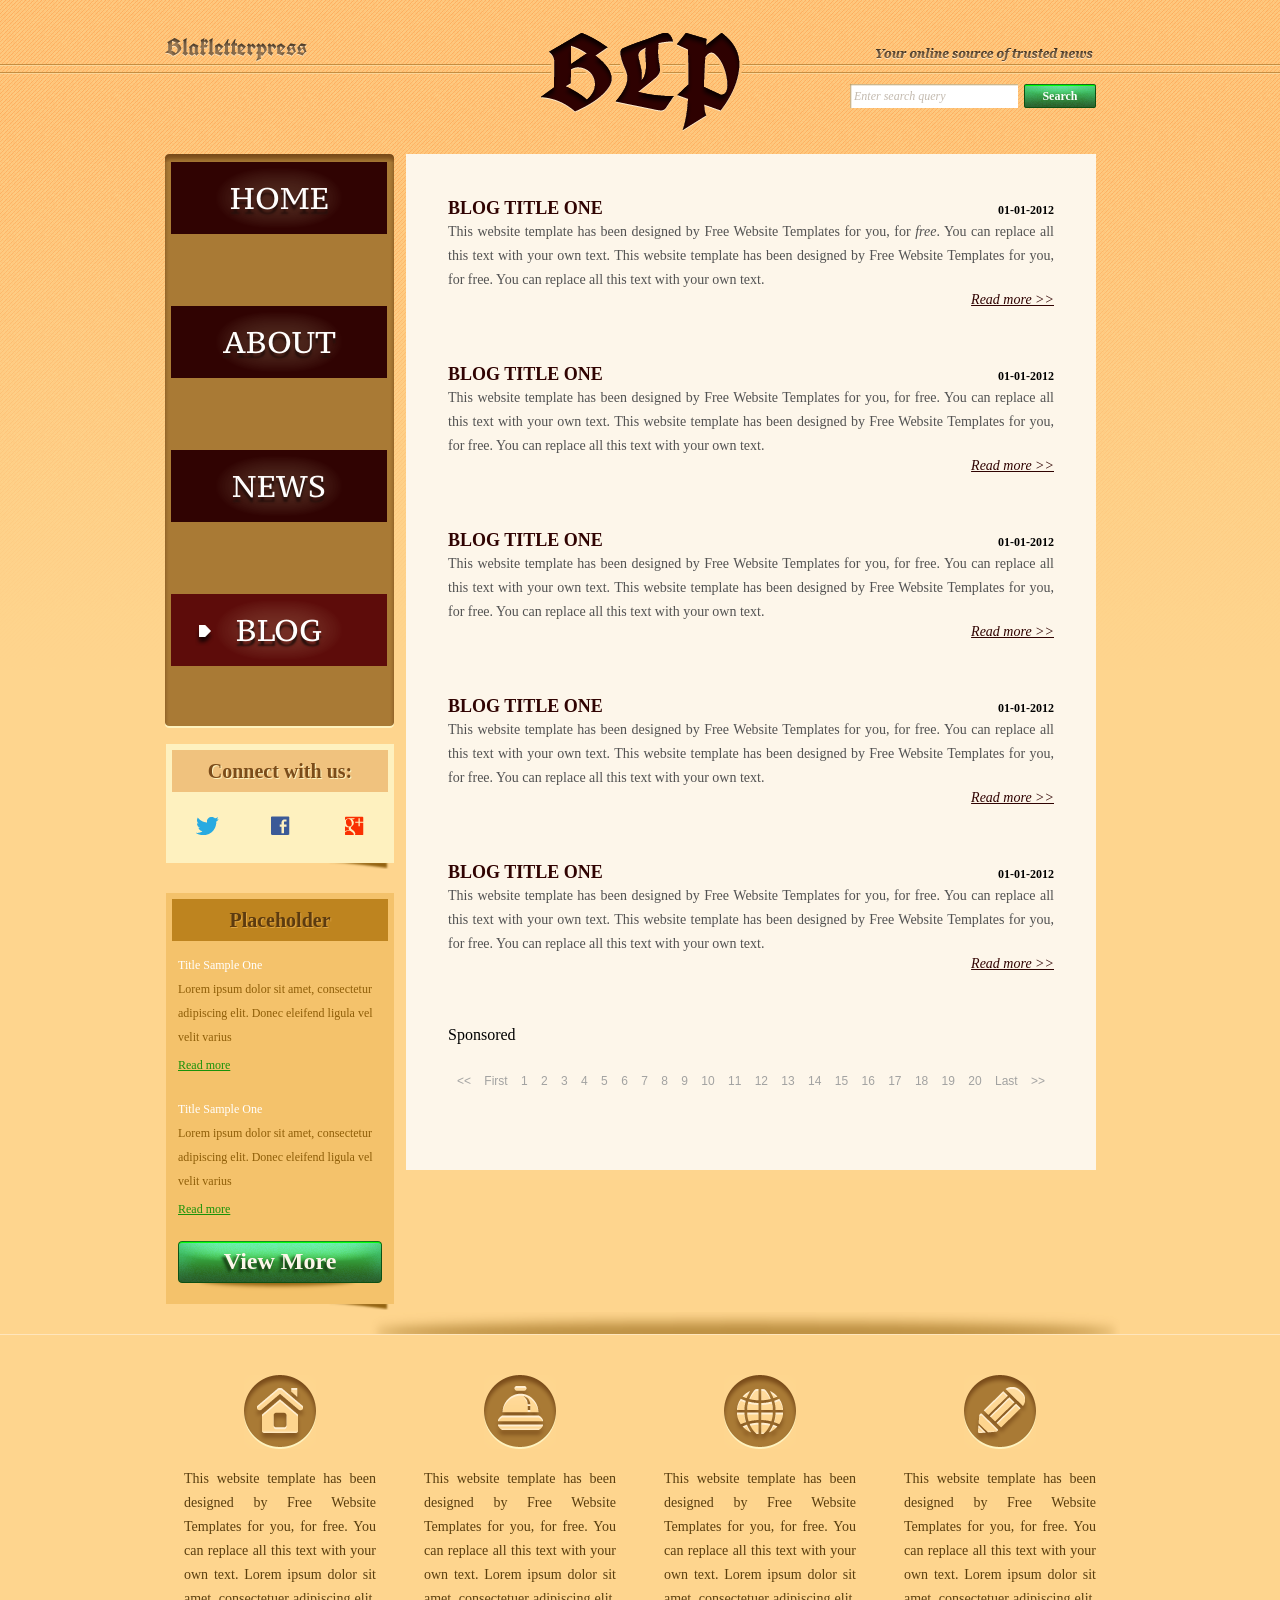
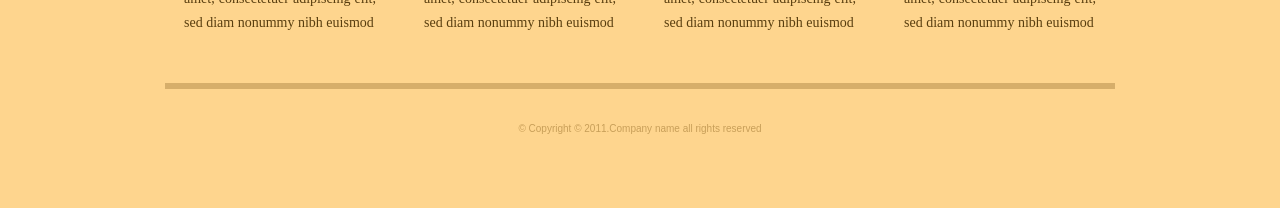
<file: assignment_02/blog_wrong.html>
<!DOCTYPE html>
<!-- Website template by freewebsitetemplates.com -->
<html>
<head>
	<meta charset="utf8">
	<title>Blog - Blakletterpress Website Template</title>
	<title>Blakletterpress</title>
	<link rel="stylesheet" href="css/style.css" type="text/css">
</head>
<body>
	<div id="page">
		<div id="header">
			<div id="motto">
				<a href="index.html" class="sitename" class="brand"><img src="images/blakletterpress.png" height="24" width="142px" alt="SiteName"></a>
				<p>
					<img src="images/header-text.png" height="14" width="218">
				</p>
			</div>
			<div id="logo">
				<a href="index.html"><img src="images/logo.png" alt="LOGO"></a>
			</div>
			<div id="searchbar">
				<form action="#" method="post">
					<input type="text" value="Enter search query" class="txtfield" onBlur="javascript:if(this.value==''){this.value=this.defaultValue;}" onFocus="javascript:if(this.value==this.defaultValue){this.value='';}">
					<input type="submit" value="Search" class="btn">
				</form>
			</div>
		</div>
		<div id="contents">
			<div id="main">
				<div class="body">
					<ul id="list">
						<li>
							<span class="time">01-01-2012</span>
							<h3>BLOG TITLE ONE</h3>
							<p>
								This website template has been designed by Free Website Templates for you, for <i>free</i>. You can replace all this text with your own text. This website template has been designed by Free Website Templates for you, for free. You can replace all this text with your own text.
							</p>
							<a href="blog.html" class="more">Read more >></a>
						</li>
						<li>
							<span class="time">01-01-2012</span>
							<h3>BLOG TITLE ONE</h3>
							<p>
								This website template has been designed by Free Website Templates for you, for free. You can replace all this text with your own text. This website template has been designed by Free Website Templates for you, for free. You can replace all this text with your own text.
							</p>
							<a href="blog.html" class="more">Read more >></a>
						</li>
						<li>
							<span class="time">01-01-2012</span>
							<h3>BLOG TITLE ONE</h3>
							<p>
								This website template has been designed by Free Website Templates for you, for free. You can replace all this text with your own text. This website template has been designed by Free Website Templates for you, for free. You can replace all this text with your own text.
							</p>
							<a href="blog.html" class="more">Read more >></a>
						</li>
						<li>
							<span class="time">01-01-2012</span>
							<h3>BLOG TITLE ONE</h3>
							<p>
								This website template has been designed by Free Website Templates for you, for free. You can replace all this text with your own text. This website template has been designed by Free Website Templates for you, for free. You can replace all this text with your own text.
							</p>
							<a href="blog.html" class="more">Read more >></a>
						</li>
						<li>
							<span class="time">01-01-2012</span>
							<h3>BLOG TITLE ONE</h3>
							<p>
								This website template has been designed by Free Website Templates for you, for free. You can replace all this text with your own text. This website template has been designed by Free Website Templates for you, for free. You can replace all this text with your own text.
							</p>
							<a href="blog.html" class="more">Read more >></a>
						</li>
						<div class="ad">Sponsored</div>
					</ul>
					<div id="pagination">
						<a href="blog.html">&lt;&lt;</a> <a href="blog.html?page=2&sort=new">First</a> <a href="blog.html">1 <a href="blog.html">2</a> <a href="blog.html">3</a> <a href="blog.html">4</a> <a href="blog.html">5</a> <a href="blog.html">6</a> <a href="blog.html">7</a> <a href="blog.html">8</a> <a href="blog.html">9</a> <a href="blog.html">10</a> <a href="blog.html">11</a> <a href="blog.html">12</a> <a href="blog.html">13</a> <a href="blog.html">14</a> <a href="blog.html">15</a> <a href="blog.html">16</a> <a href="blog.html">17</a> <a href="blog.html">18</a> <a href="blog.html">19</a> <a href="blog.html">20</a> <a href="blog.html">Last</a> <a href="blog.html">&gt;&gt;</a>
					</div>
				</div>
			</div>
			<div id="sidebar">
				<div id="navigation">
					<div>
						<ul id="list">
							<li>
								<a href="index.html">Home</a>
							</li>
							<li>
								<a href="about.html">About</a>
							</li>
							<li>
								<a href="news.html">News</a>
							</li>
							<li class="selected">
								<a href="blog.html">Blog</a>
							</li>
						</ul>
					</div>
				</div>
				<div class="section">
					<div id="connect">
						<h2>Connect with us:</h2>
						<a href="http://freewebsitetemplates.com/go/twitter/" target="_blank" class="twitter"></a> <a href="http://freewebsitetemplates.com/go/facebook/" target="_blank" class="facebook"></a> <a href="http://freewebsitetemplates.com/go/googleplus/" target="_blank" class="googleplus"></a>
					</div>
				</div>
				<div class="section">
					<div id="posts">
						<h2>Placeholder</h2>
						<ul>
							<li>
								<h5>Title Sample One</h5>
								<p>
									Lorem ipsum dolor sit amet, consectetur adipiscing elit. Donec eleifend ligula vel velit varius
								</p>
								<a href="news.html" class="more">Read more</a>
							</li>
							<li>
								<h5>Title Sample One</h5>
								<p>
									Lorem ipsum dolor sit amet, consectetur adipiscing elit. Donec eleifend ligula vel velit varius
								</p>
								<a href="news.html" class="more">Read more</a>
							</li>
						</ol>
						<a href="" class="btn2">View More</a>
					</div>
				</div>
			</div>
		</div>
		<div id="footer">
			<div>
				<ul id="featured">
					<li>
						<a href="index.html" class="home"></a>
						<p>
							This website template has been designed by Free Website Templates for you, for free. You can replace all this text with your own text. Lorem ipsum dolor sit amet, consectetuer adipiscing elit, sed diam nonummy nibh euismod
						</p>
					</li>
					<li>
						<a href="index.html" class="bell"></a>
						<p>
							This website template has been designed by Free Website Templates for you, for free. You can replace all this text with your own text. Lorem ipsum dolor sit amet, consectetuer adipiscing elit, sed diam nonummy nibh euismod
						</p>
					</li>
					<li>
						<a href="index.html" class="globe"></a>
						<p>
							This website template has been designed by Free Website Templates for you, for free. You can replace all this text with your own text. Lorem ipsum dolor sit amet, consectetuer adipiscing elit, sed diam nonummy nibh euismod
						</p>
					</li>
					<li>
						<a href="index.html" class="pencil"></a>
						<p>
							This website template has been designed by Free Website Templates for you, for free. You can replace all this text with your own text. Lorem ipsum dolor sit amet, consectetuer adipiscing elit, sed diam nonummy nibh euismod
						</p>
					</li>
				</ul>
				<p id="footnote">
					© Copyright © 2011.Company name all rights reserved
				</p>
			</div>
		</div>
	</div>
</body>
</html>
</file>
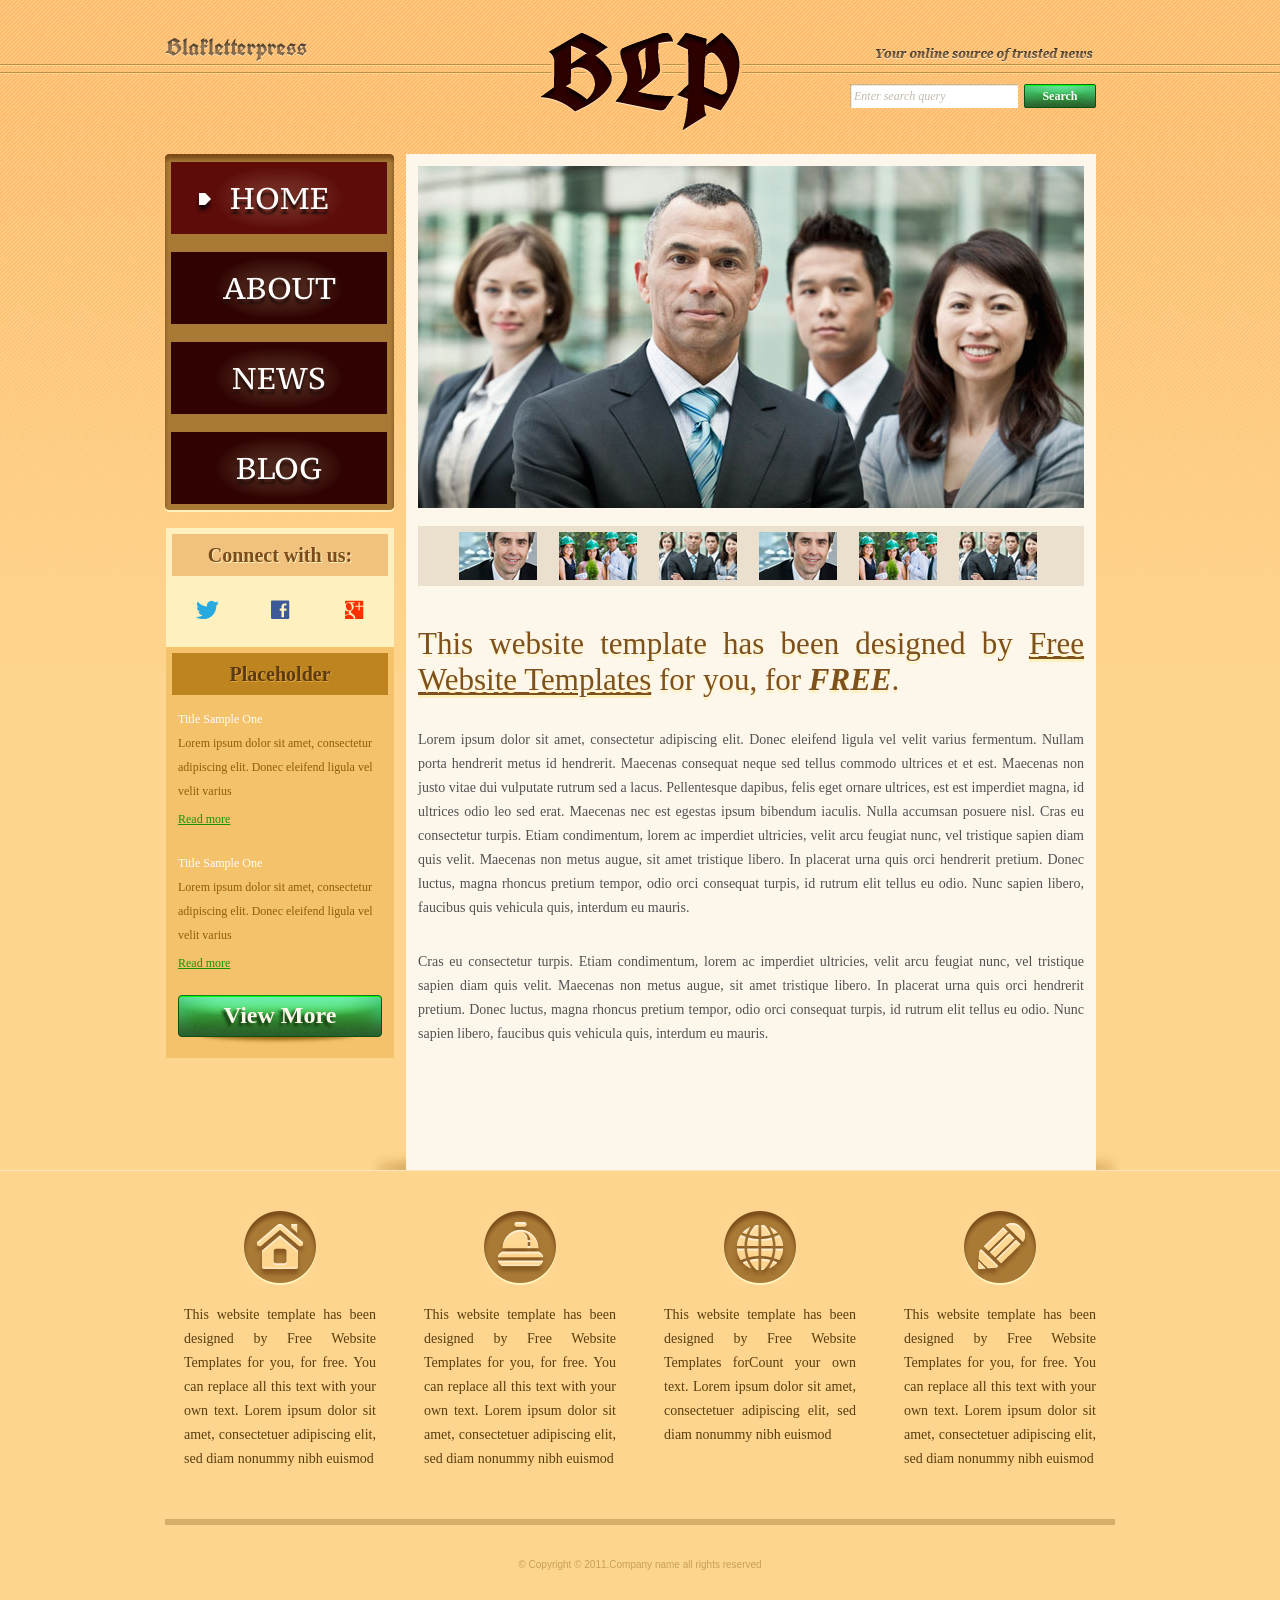
<file: assignment_02/index_new.html>
<!DOCTYPE html>
<!-- Website template by freewebsitetemplates.com -->
<html lang="vi">
<head>
	<meta charset="UTF-8">
	<meta name="viewport" content="width=device-width, initial-scale=1.0">
	<meta name="description" content="Blakletterpress Website Template - Trang chủ tin tức và dịch vụ trực tuyến uy tín.">
	<title>Blakletterpress Website Template - Trang chủ</title>
	<link rel="stylesheet" href="css/style.css" type="text/css">
</head>
<body>
	<div id="page">
		<header id="header">
			<div id="motto">
				<a href="index.html" class="sitename"><img src="images/blakletterpress.png" height="24" width="142" alt="Blakletterpress SiteName"></a>
				<p>
					<img src="images/header-text.png" height="14" width="218" alt="Your online source of trusted news">
				</p>
			</div>
			<div id="logo">
				<a href="index.html"><img src="images/logo.png" alt="Blakletterpress LOGO"></a>
			</div>
			<div id="searchbar">
				<form action="#" method="post" aria-label="Tìm kiếm">
					<input type="text" value="Enter search query" class="txtfield" onBlur="javascript:if(this.value==''){this.value=this.defaultValue;}" onFocus="javascript:if(this.value==this.defaultValue){this.value='';}" aria-label="Nhập từ khóa tìm kiếm">
					<input type="submit" value="Search" class="btn">
				</form>
			</div>
		</header>
		<div id="contents">
			<main id="main">
				<section id="gallery">
					<div>
						<img src="images/team-large.jpg" alt="Hình ảnh đội ngũ sản xuất Blakletterpress">
					</div>
					<ul>
						<li>
							<img src="images/smiling.jpg" alt="Thành viên đội ngũ tươi cười">
						</li>
						<li>
							<img src="images/ecofriends.jpg" alt="Dự án thân thiện môi trường">
						</li>
						<li>
							<img src="images/team.jpg" alt="Nhóm làm việc chung">
						</li>
						<li>
							<img src="images/smiling.jpg" alt="Thành viên nhóm làm việc">
						</li>
						<li>
							<img src="images/ecofriends.jpg" alt="Đội ngũ sản xuất xanh">
						</li>
						<li>
							<img src="images/team.jpg" alt="Đội ngũ Blakletterpress">
						</li>
					</ul>
				</section>
				<article class="body">
					<h1>This website template has been designed by <a href="http://www.freewebsitetemplates.com/">Free Website Templates</a> for you, for <em>free</em>.</h1>
					<p>
						Lorem ipsum dolor sit amet, consectetur adipiscing elit. Donec eleifend ligula vel velit varius fermentum. Nullam porta hendrerit metus id hendrerit. Maecenas consequat neque sed tellus commodo ultrices et et est. Maecenas non justo vitae dui vulputate rutrum sed a lacus. Pellentesque dapibus, felis eget ornare ultrices, est est imperdiet magna, id ultrices odio leo sed erat. Maecenas nec est egestas ipsum bibendum iaculis. Nulla accumsan posuere nisl. Cras eu consectetur turpis. Etiam condimentum, lorem ac imperdiet ultricies, velit arcu feugiat nunc, vel tristique sapien diam quis velit. Maecenas non metus augue, sit amet tristique libero. In placerat urna quis orci hendrerit pretium. Donec luctus, magna rhoncus pretium tempor, odio orci consequat turpis, id rutrum elit tellus eu odio. Nunc sapien libero, faucibus quis vehicula quis, interdum eu mauris.
					</p>
					<p>
						Cras eu consectetur turpis. Etiam condimentum, lorem ac imperdiet ultricies, velit arcu feugiat nunc, vel tristique sapien diam quis velit. Maecenas non metus augue, sit amet tristique libero. In placerat urna quis orci hendrerit pretium. Donec luctus, magna rhoncus pretium tempor, odio orci consequat turpis, id rutrum elit tellus eu odio. Nunc sapien libero, faucibus quis vehicula quis, interdum eu mauris.
					</p>
				</article>
			</main>
			<aside id="sidebar">
				<nav id="navigation">
					<div>
						<ul>
							<li class="selected">
								<a href="index.html">Home</a>
							</li>
							<li>
								<a href="about.html">About</a>
							</li>
							<li>
								<a href="news.html">News</a>
							</li>
							<li>
								<a href="blog.html">Blog</a>
							</li>
						</ul>
					</div>
				</nav>
				<section class="section">
					<div id="connect">
						<h2>Connect with us:</h2>
						<a href="http://freewebsitetemplates.com/go/twitter/" target="_blank" class="twitter" aria-label="Twitter"></a> <a href="http://freewebsitetemplates.com/go/facebook/" target="_blank" class="facebook" aria-label="Facebook"></a> <a href="http://freewebsitetemplates.com/go/googleplus/" target="_blank" class="googleplus" aria-label="Google Plus"></a>
					</div>
				</section>
				<section class="section">
					<div id="posts">
						<h2>Placeholder</h2>
						<ul>
							<li>
								<h5>Title Sample One</h5>
								<p>
									Lorem ipsum dolor sit amet, consectetur adipiscing elit. Donec eleifend ligula vel velit varius
								</p>
								<a href="news.html" class="more">Read more</a>
							</li>
							<li>
								<h5>Title Sample One</h5>
								<p>
									Lorem ipsum dolor sit amet, consectetur adipiscing elit. Donec eleifend ligula vel velit varius
								</p>
								<a href="news.html" class="more">Read more</a>
							</li>
						</ul>
						<a href="news.html" class="btn2">View More</a>
					</div>
				</section>
			</aside>
		</div>
		<footer id="footer">
			<div>
				<ul id="featured">
					<li>
						<a href="index.html" class="home" aria-label="Home Feature"></a>
						<p>
							This website template has been designed by Free Website Templates for you, for free. You can replace all this text with your own text. Lorem ipsum dolor sit amet, consectetuer adipiscing elit, sed diam nonummy nibh euismod
						</p>
					</li>
					<li>
						<a href="index.html" class="bell" aria-label="Notifications Feature"></a>
						<p>
							This website template has been designed by Free Website Templates for you, for free. You can replace all this text with your own text. Lorem ipsum dolor sit amet, consectetuer adipiscing elit, sed diam nonummy nibh euismod
						</p>
					</li>
					<li>
						<a href="index.html" class="globe" aria-label="Global Feature"></a>
						<p>
							This website template has been designed by Free Website Templates forCount your own text. Lorem ipsum dolor sit amet, consectetuer adipiscing elit, sed diam nonummy nibh euismod
						</p>
					</li>
					<li>
						<a href="index.html" class="pencil" aria-label="Design Feature"></a>
						<p>
							This website template has been designed by Free Website Templates for you, for free. You can replace all this text with your own text. Lorem ipsum dolor sit amet, consectetuer adipiscing elit, sed diam nonummy nibh euismod
						</p>
					</li>
				</ul>
				<p id="footnote">
					© Copyright © 2011.Company name all rights reserved
				</p>
			</div>
		</footer>
	</div>
</body>
</html>
</file>
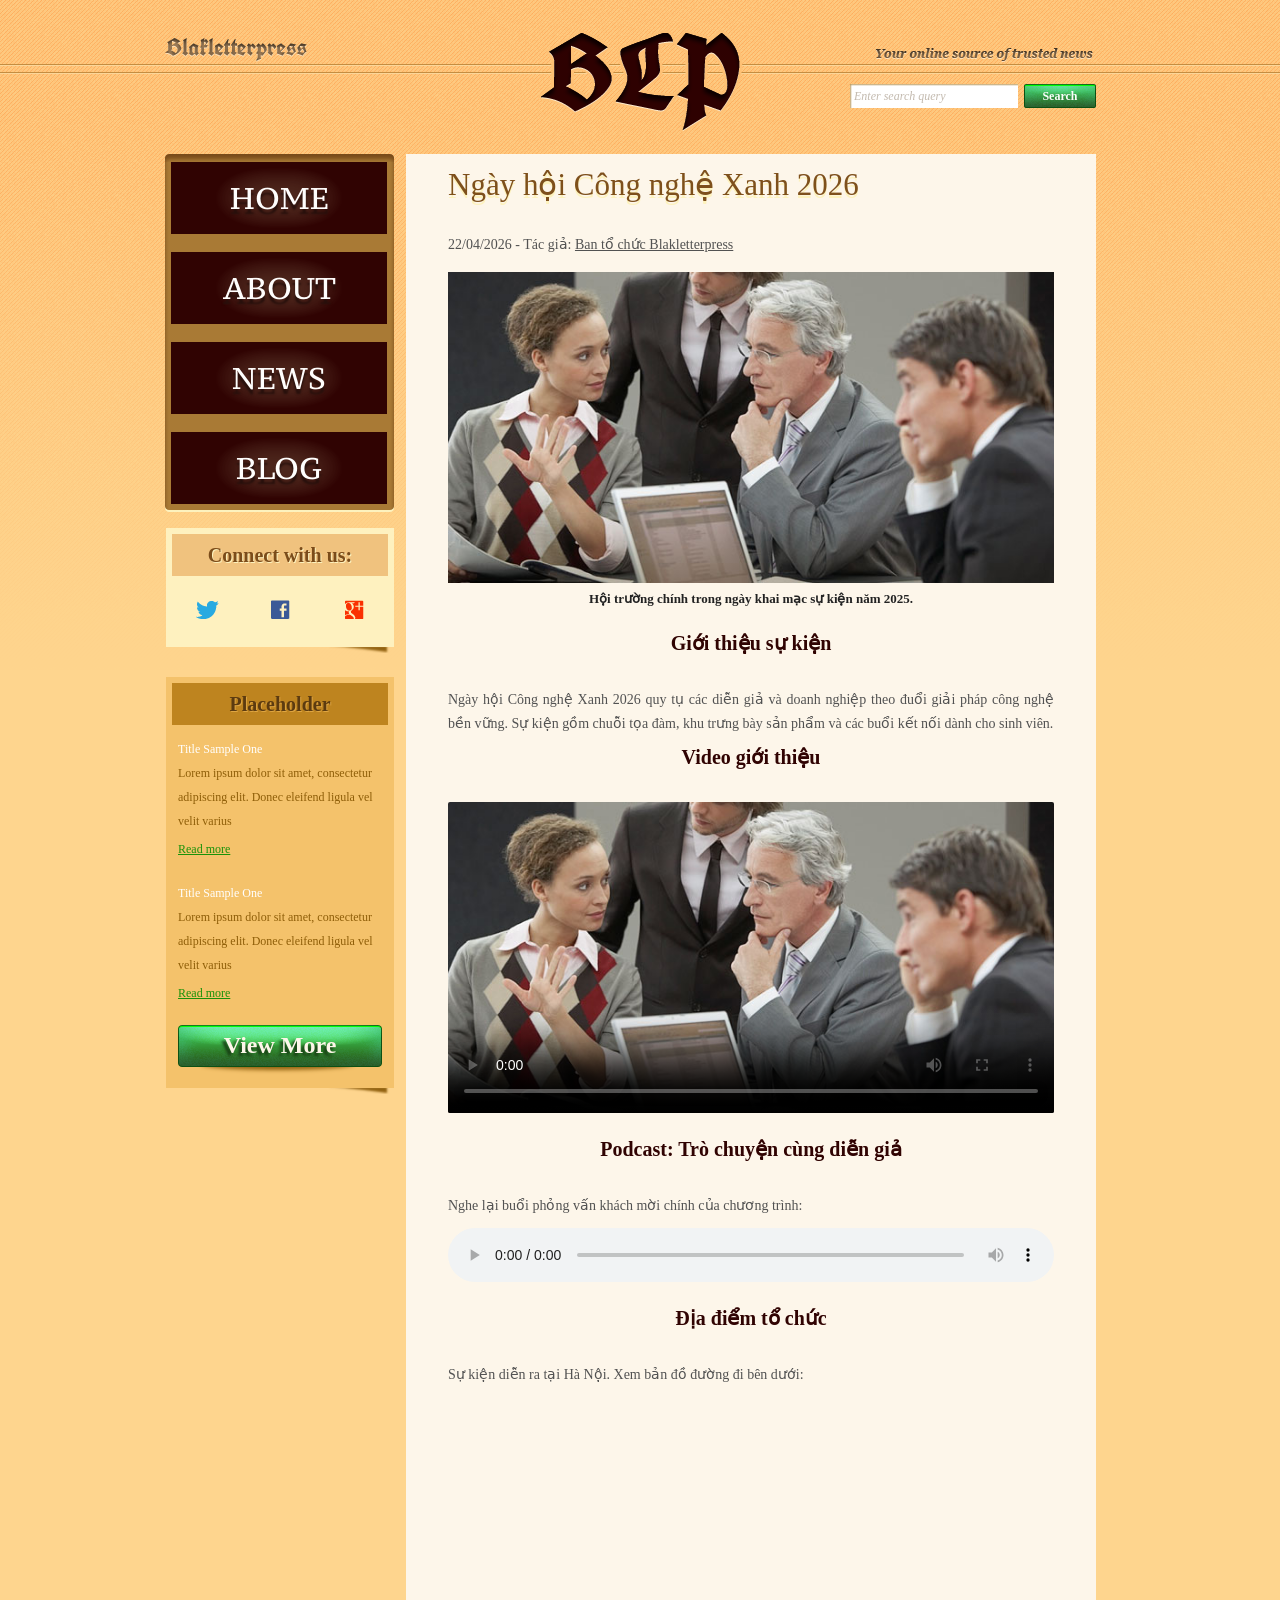
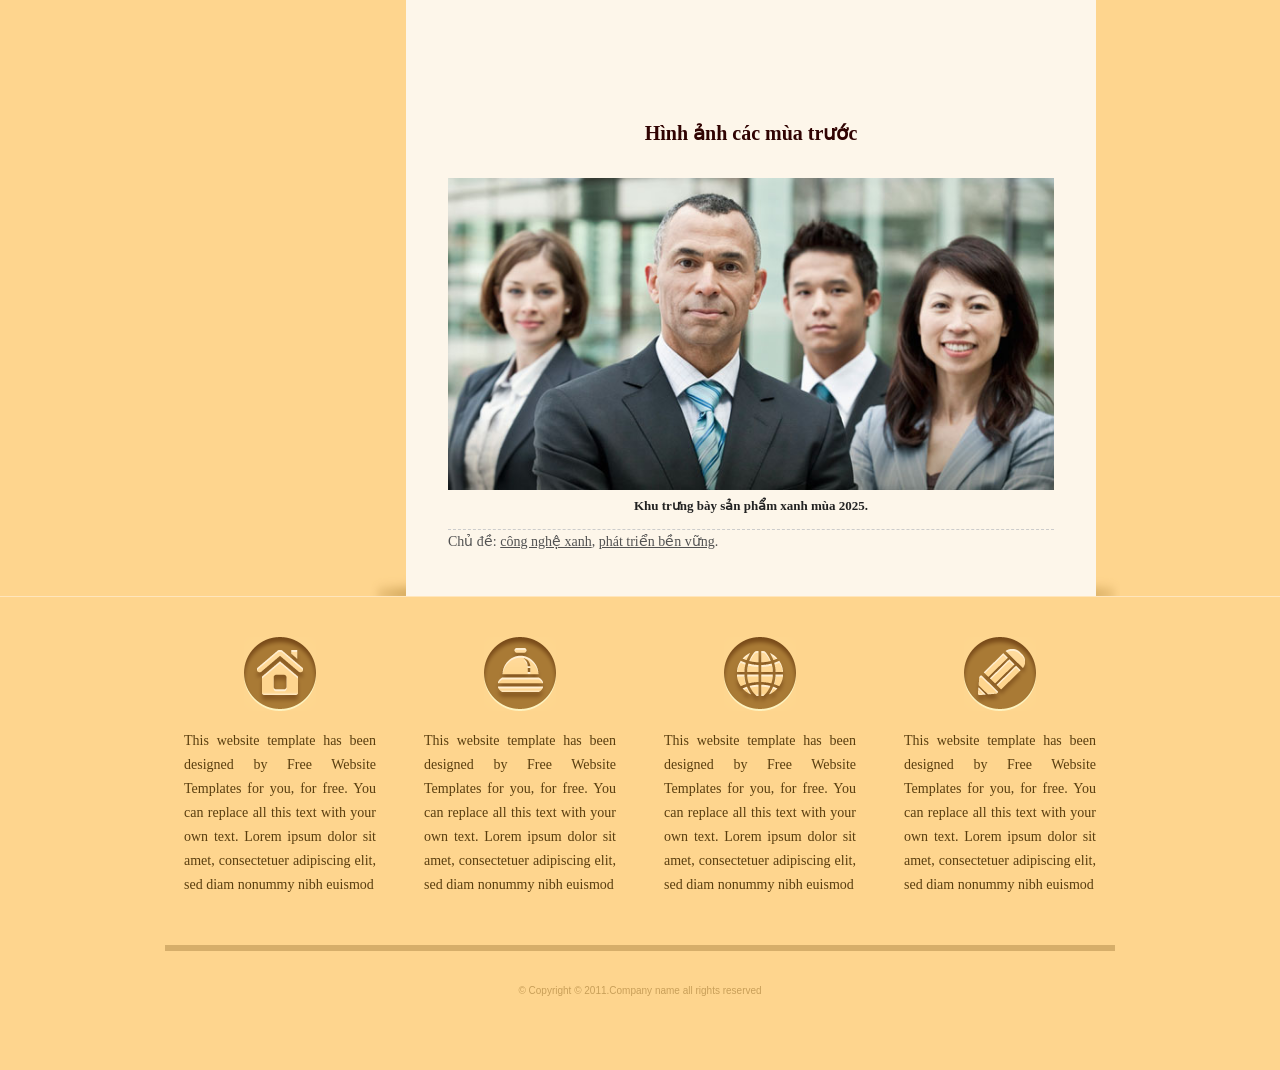
<file: assignment_02/media.html>
<!DOCTYPE html>
<!-- Website template by freewebsitetemplates.com -->
<html>
<head>
	<meta charset="UTF-8">
	<title>Ngày hội Công nghệ Xanh 2026 - Blakletterpress Website Template</title>
	<link rel="stylesheet" href="css/style.css" type="text/css">
</head>
<body>
	<div id="page">
		<div id="header">
			<div id="motto">
				<a href="index.html" class="sitename"><img src="images/blakletterpress.png" height="24" width="142" alt="SiteName"></a>
				<p>
					<img src="images/header-text.png" height="14" width="218" alt="Text">
				</p>
			</div>
			<div id="logo">
				<a href="index.html"><img src="images/logo.png" alt="LOGO"></a>
			</div>
			<div id="searchbar">
				<form action="#" method="post">
					<input type="text" value="Enter search query" class="txtfield" onBlur="javascript:if(this.value==''){this.value=this.defaultValue;}" onFocus="javascript:if(this.value==this.defaultValue){this.value='';}">
					<input type="submit" value="Search" class="btn">
				</form>
			</div>
		</div>
		<div id="contents">
			<div id="main">
				<div class="body">
					<article class="media-article">
						<header>
							<h1>Ngày hội Công nghệ Xanh 2026</h1>
							<p class="media-meta">
								<time datetime="2026-04-22">22/04/2026</time> - Tác giả: <a href="#">Ban tổ chức Blakletterpress</a>
							</p>
						</header>

						<figure>
							<img src="images/meeting.jpg" alt="Hội trường chính trong ngày khai mạc sự kiện năm 2025">
							<figcaption>Hội trường chính trong ngày khai mạc sự kiện năm 2025.</figcaption>
						</figure>

						<section>
							<h2>Giới thiệu sự kiện</h2>
							<p>
								Ngày hội Công nghệ Xanh 2026 quy tụ các diễn giả và doanh nghiệp theo đuổi giải pháp công nghệ bền vững. Sự kiện gồm chuỗi tọa đàm, khu trưng bày sản phẩm và các buổi kết nối dành cho sinh viên.
							</p>
						</section>

						<section>
							<h2>Video giới thiệu</h2>
							<video controls poster="images/meeting.jpg" width="100%">
								<source src="https://www.w3schools.com/html/mov_bbb.mp4" type="video/mp4">
								Trình duyệt của bạn không hỗ trợ thẻ video HTML5.
							</video>
						</section>

						<section>
							<h2>Podcast: Trò chuyện cùng diễn giả</h2>
							<p>Nghe lại buổi phỏng vấn khách mời chính của chương trình:</p>
							<audio controls style="width: 100%;">
								<source src="https://www.w3schools.com/html/horse.mp3" type="audio/mpeg">
								Trình duyệt của bạn không hỗ trợ thẻ audio HTML5.
							</audio>
						</section>

						<section>
							<h2>Địa điểm tổ chức</h2>
							<p>Sự kiện diễn ra tại Hà Nội. Xem bản đồ đường đi bên dưới:</p>
							<iframe src="https://www.google.com/maps/embed?pb=!1m18!1m12!1m3!1d476856.7097223961!2d105.37248386348633!3d20.973446127022064!2m3!1f0!1f0!3f0!3m2!1i1024!2i768!4f13.1!3m3!1m2!1s0x3135ab9bd9861ca1%3A0x323551bec76f63b3!2sHanoi%2C%20Vietnam!5e0!3m2!1sen!2s!4v1700000000000!5m2!1sen!2s" width="100%" height="300" style="border:0;" allowfullscreen="" loading="lazy"></iframe>
						</section>

						<section>
							<h2>Hình ảnh các mùa trước</h2>
							<figure>
								<img src="images/team-large.jpg" alt="Khu trưng bày sản phẩm xanh mùa 2025">
								<figcaption>Khu trưng bày sản phẩm xanh mùa 2025.</figcaption>
							</figure>
						</section>

						<footer>
							<p class="media-tags">
								Chủ đề: <a href="#">công nghệ xanh</a>, <a href="#">phát triển bền vững</a>.
							</p>
						</footer>
					</article>
				</div>
			</div>
			<div id="sidebar">
				<div id="navigation">
					<div>
						<ul>
							<li>
								<a href="index.html">Home</a>
							</li>
							<li>
								<a href="about.html">About</a>
							</li>
							<li>
								<a href="news.html">News</a>
							</li>
							<li>
								<a href="blog.html">Blog</a>
							</li>
						</ul>
					</div>
				</div>
				<div class="section">
					<div id="connect">
						<h2>Connect with us:</h2>
						<a href="http://freewebsitetemplates.com/go/twitter/" target="_blank" class="twitter"></a> <a href="http://freewebsitetemplates.com/go/facebook/" target="_blank" class="facebook"></a> <a href="http://freewebsitetemplates.com/go/googleplus/" target="_blank" class="googleplus"></a>
					</div>
				</div>
				<div class="section">
					<div id="posts">
						<h2>Placeholder</h2>
						<ul>
							<li>
								<h5>Title Sample One</h5>
								<p>
									Lorem ipsum dolor sit amet, consectetur adipiscing elit. Donec eleifend ligula vel velit varius
								</p>
								<a href="news.html" class="more">Read more</a>
							</li>
							<li>
								<h5>Title Sample One</h5>
								<p>
									Lorem ipsum dolor sit amet, consectetur adipiscing elit. Donec eleifend ligula vel velit varius
								</p>
								<a href="news.html" class="more">Read more</a>
							</li>
						</ul>
						<a href="news.html" class="btn2">View More</a>
					</div>
				</div>
			</div>
		</div>
		<div id="footer">
			<div>
				<ul id="featured">
					<li>
						<a href="index.html" class="home"></a>
						<p>
							This website template has been designed by Free Website Templates for you, for free. You can replace all this text with your own text. Lorem ipsum dolor sit amet, consectetuer adipiscing elit, sed diam nonummy nibh euismod
						</p>
					</li>
					<li>
						<a href="index.html" class="bell"></a>
						<p>
							This website template has been designed by Free Website Templates for you, for free. You can replace all this text with your own text. Lorem ipsum dolor sit amet, consectetuer adipiscing elit, sed diam nonummy nibh euismod
						</p>
					</li>
					<li>
						<a href="index.html" class="globe"></a>
						<p>
							This website template has been designed by Free Website Templates for you, for free. You can replace all this text with your own text. Lorem ipsum dolor sit amet, consectetuer adipiscing elit, sed diam nonummy nibh euismod
						</p>
					</li>
					<li>
						<a href="index.html" class="pencil"></a>
						<p>
							This website template has been designed by Free Website Templates for you, for free. You can replace all this text with your own text. Lorem ipsum dolor sit amet, consectetuer adipiscing elit, sed diam nonummy nibh euismod
						</p>
					</li>
				</ul>
				<p id="footnote">
					© Copyright © 2011.Company name all rights reserved
				</p>
			</div>
		</div>
	</div>
</body>
</html>
</file>
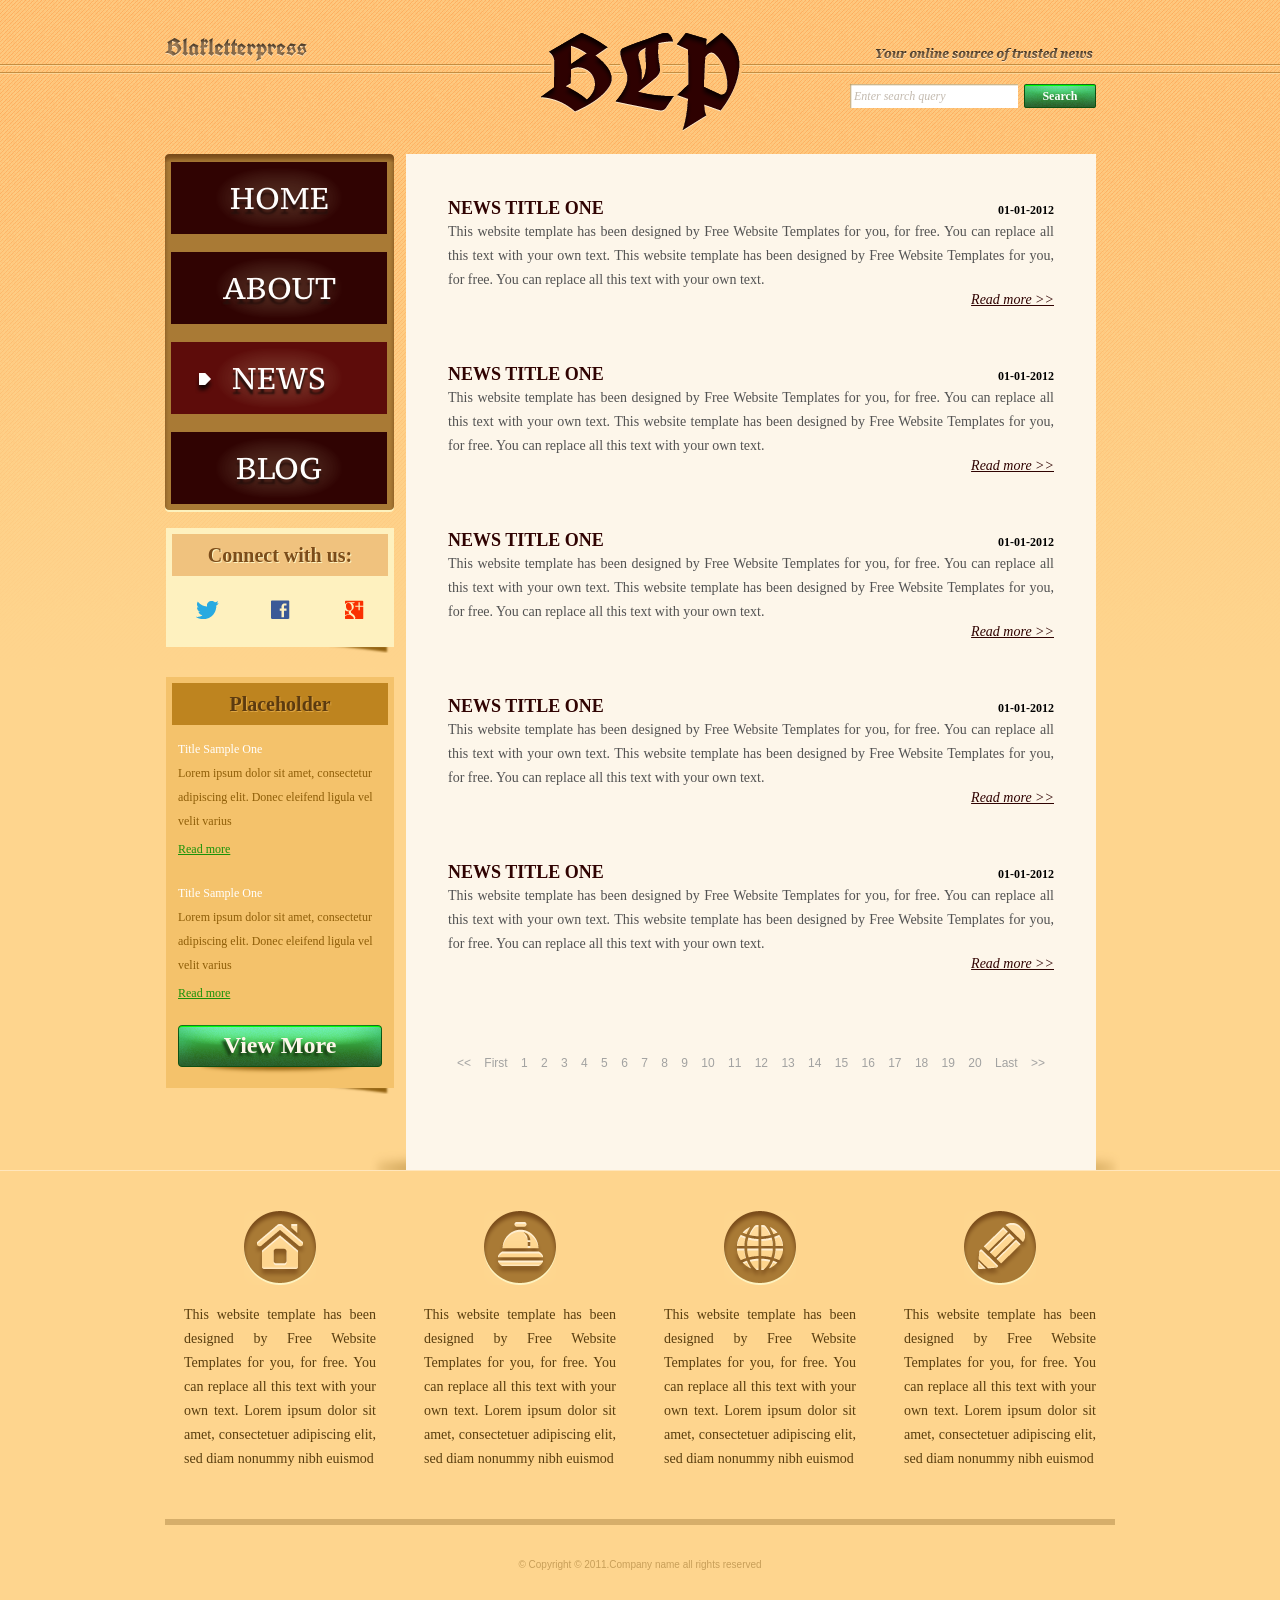
<file: assignment_02/news.html>
<!DOCTYPE html>
<!-- Website template by freewebsitetemplates.com -->
<html>
<head>
	<meta charset="UTF-8">
	<title>News - Blakletterpress Website Template</title>
	<link rel="stylesheet" href="css/style.css" type="text/css">
</head>
<body>
	<div id="page">
		<div id="header">
			<div id="motto">
				<a href="index.html" class="sitename"><img src="images/blakletterpress.png" height="24" width="142" alt="SiteName"></a>
				<p>
					<img src="images/header-text.png" height="14" width="218" alt="Text">
				</p>
			</div>
			<div id="logo">
				<a href="index.html"><img src="images/logo.png" alt="LOGO"></a>
			</div>
			<div id="searchbar">
				<form action="#" method="post">
					<input type="text" value="Enter search query" class="txtfield" onBlur="javascript:if(this.value==''){this.value=this.defaultValue;}" onFocus="javascript:if(this.value==this.defaultValue){this.value='';}">
					<input type="submit" value="Search" class="btn">
				</form>
			</div>
		</div>
		<div id="contents">
			<div id="main">
				<div class="body">
					<ul id="list">
						<li>
							<span class="time">01-01-2012</span>
							<h3>NEWS TITLE ONE</h3>
							<p>
								This website template has been designed by Free Website Templates for you, for free. You can replace all this text with your own text. This website template has been designed by Free Website Templates for you, for free. You can replace all this text with your own text.
							</p>
							<a href="news.html" class="more">Read more >></a>
						</li>
						<li>
							<span class="time">01-01-2012</span>
							<h3>NEWS TITLE ONE</h3>
							<p>
								This website template has been designed by Free Website Templates for you, for free. You can replace all this text with your own text. This website template has been designed by Free Website Templates for you, for free. You can replace all this text with your own text.
							</p>
							<a href="news.html" class="more">Read more >></a>
						</li>
						<li>
							<span class="time">01-01-2012</span>
							<h3>NEWS TITLE ONE</h3>
							<p>
								This website template has been designed by Free Website Templates for you, for free. You can replace all this text with your own text. This website template has been designed by Free Website Templates for you, for free. You can replace all this text with your own text.
							</p>
							<a href="news.html" class="more">Read more >></a>
						</li>
						<li>
							<span class="time">01-01-2012</span>
							<h3>NEWS TITLE ONE</h3>
							<p>
								This website template has been designed by Free Website Templates for you, for free. You can replace all this text with your own text. This website template has been designed by Free Website Templates for you, for free. You can replace all this text with your own text.
							</p>
							<a href="news.html" class="more">Read more >></a>
						</li>
						<li>
							<span class="time">01-01-2012</span>
							<h3>NEWS TITLE ONE</h3>
							<p>
								This website template has been designed by Free Website Templates for you, for free. You can replace all this text with your own text. This website template has been designed by Free Website Templates for you, for free. You can replace all this text with your own text.
							</p>
							<a href="news.html" class="more">Read more >></a>
						</li>
					</ul>
					<div id="pagination">
						<a href="news.html">&lt;&lt;</a> <a href="news.html">First</a> <a href="news.html">1</a> <a href="news.html">2</a> <a href="news.html">3</a> <a href="news.html">4</a> <a href="news.html">5</a> <a href="news.html">6</a> <a href="news.html">7</a> <a href="news.html">8</a> <a href="news.html">9</a> <a href="news.html">10</a> <a href="news.html">11</a> <a href="news.html">12</a> <a href="news.html">13</a> <a href="news.html">14</a> <a href="news.html">15</a> <a href="news.html">16</a> <a href="news.html">17</a> <a href="news.html">18</a> <a href="news.html">19</a> <a href="news.html">20</a> <a href="news.html">Last</a> <a href="news.html">&gt;&gt;</a>
					</div>
				</div>
			</div>
			<div id="sidebar">
				<div id="navigation">
					<div>
						<ul>
							<li>
								<a href="index.html">Home</a>
							</li>
							<li>
								<a href="about.html">About</a>
							</li>
							<li class="selected">
								<a href="news.html">News</a>
							</li>
							<li>
								<a href="blog.html">Blog</a>
							</li>
						</ul>
					</div>
				</div>
				<div class="section">
					<div id="connect">
						<h2>Connect with us:</h2>
						<a href="http://freewebsitetemplates.com/go/twitter/" target="_blank" class="twitter"></a> <a href="http://freewebsitetemplates.com/go/facebook/" target="_blank" class="facebook"></a> <a href="http://freewebsitetemplates.com/go/googleplus/" target="_blank" class="googleplus"></a>
					</div>
				</div>
				<div class="section">
					<div id="posts">
						<h2>Placeholder</h2>
						<ul>
							<li>
								<h5>Title Sample One</h5>
								<p>
									Lorem ipsum dolor sit amet, consectetur adipiscing elit. Donec eleifend ligula vel velit varius
								</p>
								<a href="news.html" class="more">Read more</a>
							</li>
							<li>
								<h5>Title Sample One</h5>
								<p>
									Lorem ipsum dolor sit amet, consectetur adipiscing elit. Donec eleifend ligula vel velit varius
								</p>
								<a href="news.html" class="more">Read more</a>
							</li>
						</ul>
						<a href="news.html" class="btn2">View More</a>
					</div>
				</div>
			</div>
		</div>
		<div id="footer">
			<div>
				<ul id="featured">
					<li>
						<a href="index.html" class="home"></a>
						<p>
							This website template has been designed by Free Website Templates for you, for free. You can replace all this text with your own text. Lorem ipsum dolor sit amet, consectetuer adipiscing elit, sed diam nonummy nibh euismod
						</p>
					</li>
					<li>
						<a href="index.html" class="bell"></a>
						<p>
							This website template has been designed by Free Website Templates for you, for free. You can replace all this text with your own text. Lorem ipsum dolor sit amet, consectetuer adipiscing elit, sed diam nonummy nibh euismod
						</p>
					</li>
					<li>
						<a href="index.html" class="globe"></a>
						<p>
							This website template has been designed by Free Website Templates for you, for free. You can replace all this text with your own text. Lorem ipsum dolor sit amet, consectetuer adipiscing elit, sed diam nonummy nibh euismod
						</p>
					</li>
					<li>
						<a href="index.html" class="pencil"></a>
						<p>
							This website template has been designed by Free Website Templates for you, for free. You can replace all this text with your own text. Lorem ipsum dolor sit amet, consectetuer adipiscing elit, sed diam nonummy nibh euismod
						</p>
					</li>
				</ul>
				<p id="footnote">
					© Copyright © 2011.Company name all rights reserved
				</p>
			</div>
		</div>
	</div>
</body>
</html>
</file>
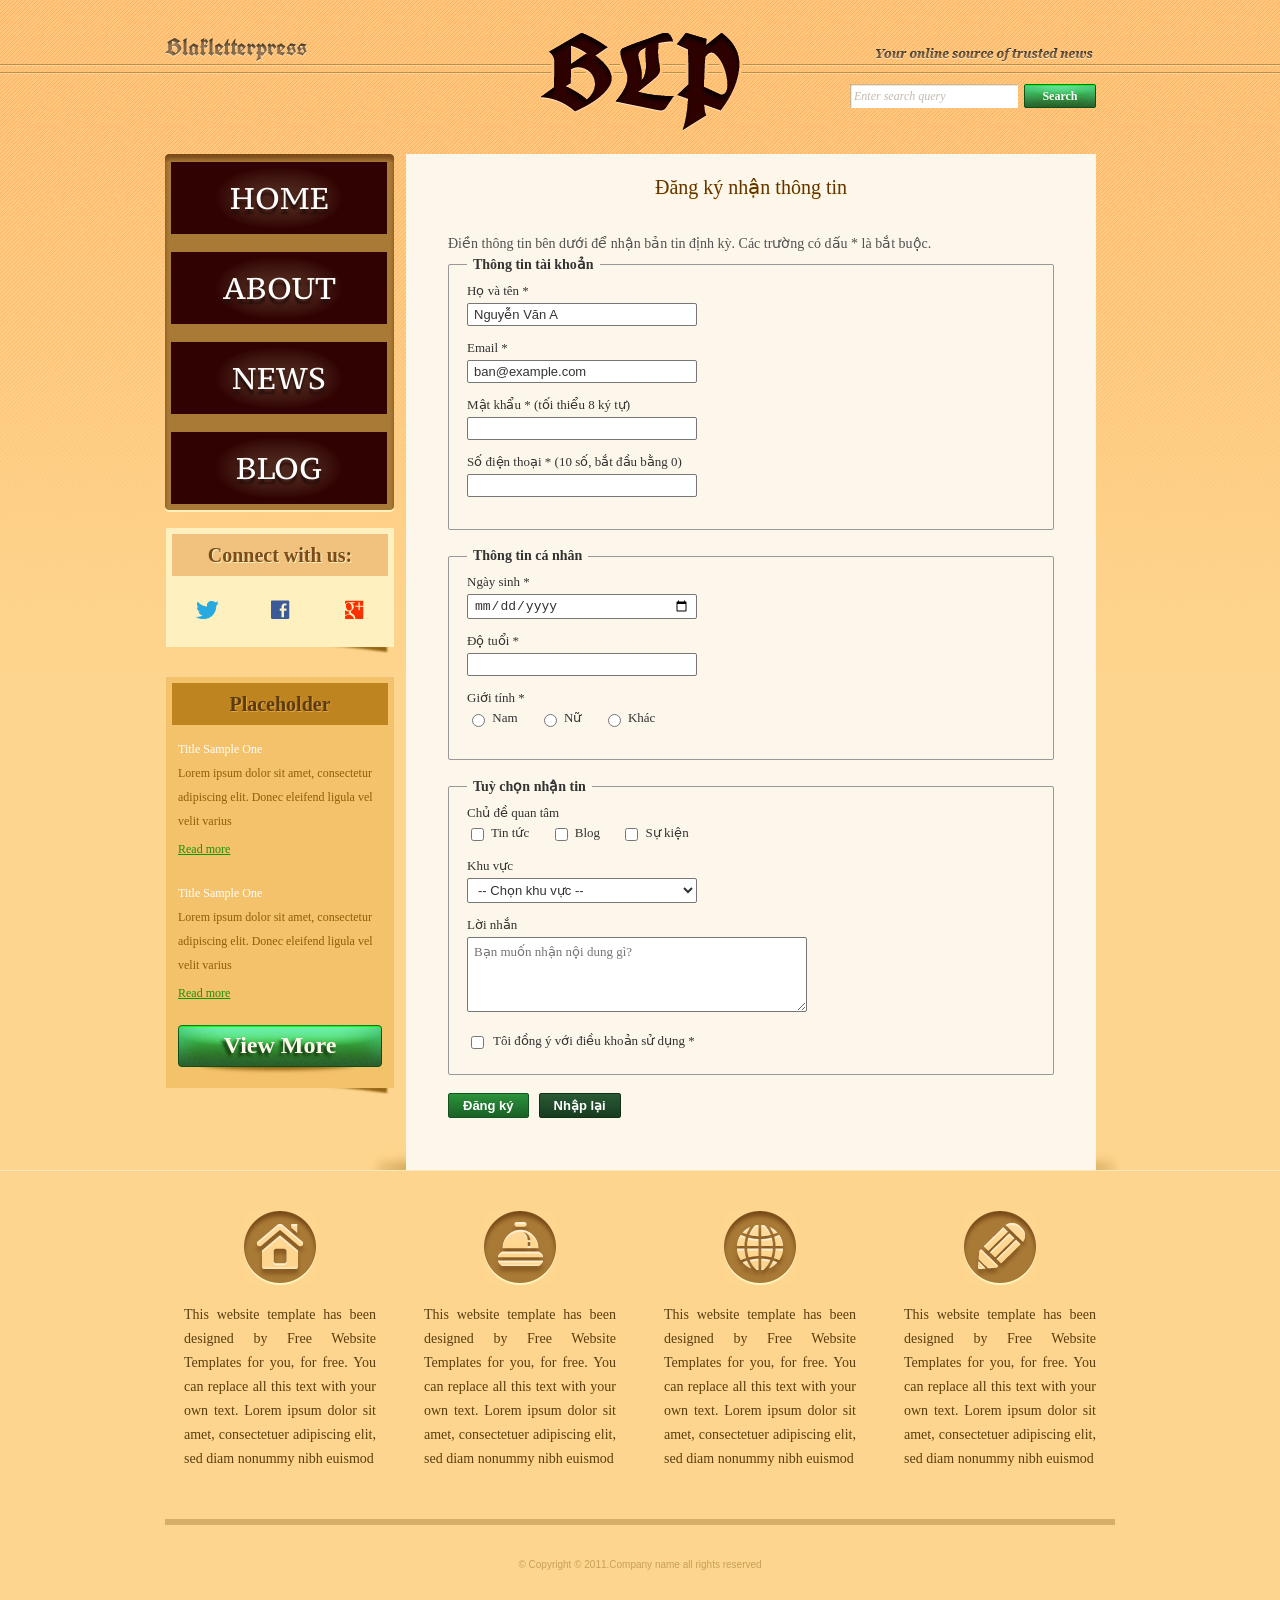
<file: assignment_02/register.html>
<!DOCTYPE html>
<!-- Website template by freewebsitetemplates.com -->
<html>
<head>
	<meta charset="UTF-8">
	<title>Đăng ký nhận thông tin - Blakletterpress Website Template</title>
	<link rel="stylesheet" href="css/style.css" type="text/css">
</head>
<body>
	<div id="page">
		<div id="header">
			<div id="motto">
				<a href="index.html" class="sitename"><img src="images/blakletterpress.png" height="24" width="142" alt="SiteName"></a>
				<p>
					<img src="images/header-text.png" height="14" width="218" alt="Text">
				</p>
			</div>
			<div id="logo">
				<a href="index.html"><img src="images/logo.png" alt="LOGO"></a>
			</div>
			<div id="searchbar">
				<form action="#" method="post">
					<input type="text" value="Enter search query" class="txtfield" onBlur="javascript:if(this.value==''){this.value=this.defaultValue;}" onFocus="javascript:if(this.value==this.defaultValue){this.value='';}">
					<input type="submit" value="Search" class="btn">
				</form>
			</div>
		</div>
		<div id="contents">
			<div id="main">
				<div class="body">
					<h2 class="form-title">Đăng ký nhận thông tin</h2>
					<p class="form-subtext">Điền thông tin bên dưới để nhận bản tin định kỳ. Các trường có dấu * là bắt buộc.</p>
					
					<form action="#" method="post" class="register-form">
						<fieldset>
							<legend>Thông tin tài khoản</legend>
							<div class="form-group">
								<label for="fullname">Họ và tên *</label>
								<input type="text" id="fullname" name="fullname" value="Nguyễn Văn A" required>
							</div>
							<div class="form-group">
								<label for="email">Email *</label>
								<input type="email" id="email" name="email" value="ban@example.com" required>
							</div>
							<div class="form-group">
								<label for="password">Mật khẩu * (tối thiểu 8 ký tự)</label>
								<input type="password" id="password" name="password" minlength="8" required>
							</div>
							<div class="form-group">
								<label for="phone">Số điện thoại * (10 số, bắt đầu bằng 0)</label>
								<input type="tel" id="phone" name="phone" pattern="0[0-9]{9}" required>
							</div>
						</fieldset>

						<fieldset>
							<legend>Thông tin cá nhân</legend>
							<div class="form-group">
								<label for="dob">Ngày sinh *</label>
								<input type="date" id="dob" name="dob" required>
							</div>
							<div class="form-group">
								<label for="age">Độ tuổi *</label>
								<input type="number" id="age" name="age" min="1" max="120" required>
							</div>
							<div class="form-group">
								<label>Giới tính *</label>
								<div class="inline-options">
									<label><input type="radio" name="gender" value="nam" required> Nam</label>
									<label><input type="radio" name="gender" value="nu"> Nữ</label>
									<label><input type="radio" name="gender" value="khac"> Khác</label>
								</div>
							</div>
						</fieldset>

						<fieldset>
							<legend>Tuỳ chọn nhận tin</legend>
							<div class="form-group">
								<label>Chủ đề quan tâm</label>
								<div class="inline-options">
									<label><input type="checkbox" name="topic" value="tintuc"> Tin tức</label>
									<label><input type="checkbox" name="topic" value="blog"> Blog</label>
									<label><input type="checkbox" name="topic" value="sukien"> Sự kiện</label>
								</div>
							</div>
							<div class="form-group">
								<label for="region">Khu vực</label>
								<select id="region" name="region">
									<option value="">-- Chọn khu vực --</option>
									<option value="mienbac">Miền Bắc</option>
									<option value="mientrung">Miền Trung</option>
									<option value="miennam">Miền Nam</option>
								</select>
							</div>
							<div class="form-group">
								<label for="message">Lời nhắn</label>
								<textarea id="message" name="message" placeholder="Bạn muốn nhận nội dung gì?"></textarea>
							</div>
							<div class="terms-group">
								<label><input type="checkbox" name="terms" required> Tôi đồng ý với điều khoản sử dụng *</label>
							</div>
						</fieldset>

						<div class="form-actions">
							<input type="submit" value="Đăng ký" class="btn-submit">
							<input type="reset" value="Nhập lại" class="btn-reset">
						</div>
					</form>
				</div>
			</div>
			<div id="sidebar">
				<div id="navigation">
					<div>
						<ul>
							<li>
								<a href="index.html">Home</a>
							</li>
							<li>
								<a href="about.html">About</a>
							</li>
							<li>
								<a href="news.html">News</a>
							</li>
							<li>
								<a href="blog.html">Blog</a>
							</li>
						</ul>
					</div>
				</div>
				<div class="section">
					<div id="connect">
						<h2>Connect with us:</h2>
						<a href="http://freewebsitetemplates.com/go/twitter/" target="_blank" class="twitter"></a> <a href="http://freewebsitetemplates.com/go/facebook/" target="_blank" class="facebook"></a> <a href="http://freewebsitetemplates.com/go/googleplus/" target="_blank" class="googleplus"></a>
					</div>
				</div>
				<div class="section">
					<div id="posts">
						<h2>Placeholder</h2>
						<ul>
							<li>
								<h5>Title Sample One</h5>
								<p>
									Lorem ipsum dolor sit amet, consectetur adipiscing elit. Donec eleifend ligula vel velit varius
								</p>
								<a href="news.html" class="more">Read more</a>
							</li>
							<li>
								<h5>Title Sample One</h5>
								<p>
									Lorem ipsum dolor sit amet, consectetur adipiscing elit. Donec eleifend ligula vel velit varius
								</p>
								<a href="news.html" class="more">Read more</a>
							</li>
						</ul>
						<a href="news.html" class="btn2">View More</a>
					</div>
				</div>
			</div>
		</div>
		<div id="footer">
			<div>
				<ul id="featured">
					<li>
						<a href="index.html" class="home"></a>
						<p>
							This website template has been designed by Free Website Templates for you, for free. You can replace all this text with your own text. Lorem ipsum dolor sit amet, consectetuer adipiscing elit, sed diam nonummy nibh euismod
						</p>
					</li>
					<li>
						<a href="index.html" class="bell"></a>
						<p>
							This website template has been designed by Free Website Templates for you, for free. You can replace all this text with your own text. Lorem ipsum dolor sit amet, consectetuer adipiscing elit, sed diam nonummy nibh euismod
						</p>
					</li>
					<li>
						<a href="index.html" class="globe"></a>
						<p>
							This website template has been designed by Free Website Templates for you, for free. You can replace all this text with your own text. Lorem ipsum dolor sit amet, consectetuer adipiscing elit, sed diam nonummy nibh euismod
						</p>
					</li>
					<li>
						<a href="index.html" class="pencil"></a>
						<p>
							This website template has been designed by Free Website Templates for you, for free. You can replace all this text with your own text. Lorem ipsum dolor sit amet, consectetuer adipiscing elit, sed diam nonummy nibh euismod
						</p>
					</li>
				</ul>
				<p id="footnote">
					© Copyright © 2011.Company name all rights reserved
				</p>
			</div>
		</div>
	</div>
</body>
</html>
</file>
<file: assignment_02/css/style.css>
/* Website template by freewebsitetemplates.com */
@font-face {
	font-family: 'PTSerif-Caption';
	src: url('../fonts/PT_Serif-Caption-Web-Regular.eot');
	src: local('☺'), url('../fonts/PT_Serif-Caption-Web-Regular.woff') format('woff'), url('../fonts/PT_Serif-Caption-Web-Regular.ttf') format('truetype'), url('../fonts/PT_Serif-Caption-Web-Regular.svg') format('svg');
	font-weight: normal;
	font-style: normal;
}
@font-face {
	font-family: 'UnifrakturCook-Bold';
	src: url('../fonts/UnifrakturCook-Bold.eot');
	src: local('☺'), url('../fonts/UnifrakturCook-Bold.woff') format('woff'), url('../fonts/UnifrakturCook-Bold.ttf') format('truetype'), url('../fonts/UnifrakturCook-Bold.svg') format('svg');
	font-weight: normal;
	font-style: normal;
}
body {
	background: #fed58e url(../images/bg-body.png) repeat-x left top;
	font-family: Georgia, "Times New Roman", Times, serif;
	margin: 0;
}
#background {
}
#page {
	width: 960px;
	margin: 0 auto;
}
img {
	border: 0;
}
/*------------------------------ SPRITES ------------------------------*/
.btn, .btn2, #searchbar form input.txtfield, #navigation li, #navigation li a:hover, #navigation li.selected a {
	background: url(../images/interface.png) no-repeat;
}
#navigation, #navigation > div, #navigation ul {
	background-image: url(../images/bg-navigation.png);
	background-repeat: no-repeat;
}
#connect > a, #featured li > a {
	background: url(../images/icons.png) no-repeat;
}
.btn {
	background-position: -178px 0;
	color: #fcfefc;
	cursor: pointer;
	font-family: Georgia, "Times New Roman", Times, serif;
	font-size: 12px;
	font-weight: bold;
	height: 24px;
	line-height: 24px;
	width: 72px;
	padding: 0 0 4px;
	text-align: center;
}
.btn:hover {
	background-position: -260px 0;
}
.btn2 {
	background-position: 0 -32px;
	display: block;
	color: #fdf6ea;
	font-family: Georgia, "Times New Roman", Times, serif;
	font-size: 24px;
	font-weight: bold;
	height: 51px;
	line-height: 40px;
	width: 204px;
	text-align: center;
	text-decoration: none;
	text-shadow: -3px 3px 3px #173c13;
}
.btn2:hover {
	background-position: -216px -31px;
}
/*------------------------------ HEADER ------------------------------*/
#header {
	height: 106px;
	padding: 24px 0;
	text-align: center;
	position: relative
}
/** motto **/
#motto {
	text-align: right;
	padding: 13px 27px 15px 0;
}
a.sitename {
	float: left;
	display: inline-block;
	font-family: "UnifrakturCook-Bold";
	font-size: 24px;
	height: 24px;
	margin-left: 5px;
}
#motto p {
	display: inline-block;
	height: 24px;
	line-height: 24px;
	margin: 8px 0 0;
}
/** Logo **/
#logo {
	display: inline-block;
	position: absolute;
	left: 360px;
	top: 24px;
}
/** Searchbar **/
#searchbar {
	padding: 0 24px 15px 0;
	text-align: right;
}
#searchbar form {
	display: inline-block;
*float: right; /** Needed for IE7 **/
}
#searchbar form input {
	float: left;
	border: 0;
	margin: 0;
}
#searchbar input.txtfield {
	background-position: 0 0;
	color: #c3baaf;
	font-family: Georgia, "Times New Roman", Times, serif;
	font-size: 12px;
	font-style: italic;
	height: 24px;
	line-height: 24px;
	width: 160px;
	margin: 0 6px 0 0;
	padding: 0 4px;
}
/*------------------------------ CONTENTS ------------------------------*/
#contents {
	background: url(../images/content-shadow.png) no-repeat right bottom;
*display: inline-block; /** Needed for IE7 **/
}
#contents:after {
	clear:both;
	content:"";
	display:block;
	height:0;
	line-height:0;
	visibility:hidden;
}
#contents h1 {
	color: #7e501c;
	font-size: 31px;
	font-weight: normal;
	margin: 0 0 30px;
	text-align: justify;
	text-shadow: 0 3px #fdf2be;
}
#contents h1 a {
	color: #7e501c;
}
#contents h1 em {
	font-weight: bold;
	text-transform: uppercase;
}
#contents h2 {
	font-size: 20px;
	line-height: 42px;
	margin: 0 0 24px;
	text-align: center;
}
#contents h3 {
	color: #300302;
	font-size: 18px;
	line-height: 24px;
	margin: 0 0 0;
	text-transform: uppercase;
}
#contents h4 {
	color: #300302;
	font-size: 14px;
	line-height: 24px;
	margin: 0;
}
#contents p {
	color: #525252;
	font-size: 14px;
	line-height: 24px;
	margin: 0;
	padding: 0 0 30px;
	text-align: justify;
}
#contents p a {
	color: #525252;
}
#contents p a:hover {
	color: #e19320;
}
/** MAIN **/
#main {
	float: right;
	background-color: #fdf6ea;
	min-height: 982px;
	width: 666px;
	margin: 0 24px 0 12px;
	padding: 12px 12px 22px;
}
#main div.body {
	padding: 0 30px;
}
/** list **/
#list {
	list-style: none;
	margin: 30px 0;
	padding: 0;
}
#list li {
	display: inline-block;
	width: 100%;
	margin: 0 0 54px;
}
#list span.time {
	float: right;
	font-size: 12px;
	font-weight: bold;
	margin: 7px 0 0;
}
#list li p {
	padding-bottom: 0;
}
#list li a.more {
	float: right;
	color: #300302;
	font-size: 14px;
	font-style: italic;
}
#list li a.more:hover {
	color: #097a07;
}
/** pagination **/
#pagination {
	font-family: Arial, Helvetica, sans-serif;
	font-size: 12px;
	text-align: center;
}
#pagination a {
	color: #a2a2a1;
	margin: 0 3px;
	padding: 0 2px;
	text-decoration: none;
}
#pagination a:hover {
	color: #be841f;
}
/** gallery **/
#gallery {
	margin: 0 0 36px;
}
#gallery > div {
	margin: 0 0 14px;
}
#gallery ul {
	background-color: #ebe0ce;
	display: inline-block;
	list-style: none;
	width: 606px;
	margin: 0;
	padding: 6px 30px;
}
#gallery ul li {
	float: left;
	cursor: pointer;
	height: 48px;
	width: 78px;
	margin: 0 11px;
}
#gallery ul li:hover {
	filter:alpha(opacity=80);
	opacity: 0.8;
}
/** SIDEBAR **/
#sidebar {
	float: left;
	height: auto;
	width: 229px;
	margin-left: 5px;
}
#sidebar div.section {
	background: url(../images/box-shadow-bottom.png) no-repeat left bottom;
	margin: 0 0 24px;
	padding: 0 0 6px;
}
/** Navigation **/
#navigation {
	background-position: -468px bottom;
	margin: 0 0 16px;
	padding: 0 0 8px;
}
#navigation > div {
	background-position: 0 top;
	padding: 8px 0 0;
}
#navigation ul {
	background-position: -234px top;
	background-repeat: repeat-y;
	list-style: none;
	margin: 0;
	padding: 0 6px;
}
#navigation li {
	background-position: 0 -90px;
	height: 72px;
	width: 216px;
	margin-top: 18px;
}
#navigation li:hover, #navigation li.selected {
	background-position: -226px -90px;
}
#navigation li:first-child {
	margin-top: 0;
}
#navigation li a {
	color: #fffefd;
	display: block;
	font: 30px/72px "PTSerif-Caption";
	text-align: center;
	text-decoration: none;
	text-transform: uppercase;
	text-shadow: 0 5px 2px #27100c;
}
#navigation li a:hover, #navigation li.selected a {
	background-position: 24px -162px;
}
/** connect **/
#connect {
	background-color: #fef1bf;
	margin-left: 1px;
	padding: 6px;
}
#connect h2 {
	background-color: #f0c27e;
	color: #7b4c1a;
	text-shadow: 1px 1px #fdf2be;
}
#connect > a {
	display: inline-block;
	height: 19px;
	width: 23px;
	margin: 0 24px 18px;
}
#connect a.twitter {
	background-position: 0 0;
}
#connect a.facebook {
	background-position: -72px 0;
	width: 19px;
}
#connect a.googleplus {
	background-position: -141px 0;
	width: 22px;
}
/** Post **/
#posts {
	background-color: #f4c26b;
	margin-left: 1px;
	padding: 6px;
}
#posts h2 {
	background-color: #be841f;
	color: #5c3b10;
	margin-bottom: 12px;
	text-shadow: 1px 1px #dfa643;
}
#posts ul {
	list-style: none;
	margin: 0;
	padding: 0 6px;
	overflow: hidden;
}
#posts li {
	margin: 0 0 24px;
}
#posts h5 {
	color: #fff;
	font-size: 12px;
	font-weight: normal;
	line-height: 24px;
	margin: 0;
}
#posts p {
	color: #8f5e08;
	font-size: 12px;
	padding-bottom: 6px;
	text-align: left;
}
#posts a.more {
	color: #199209;
	font-size: 12px;
}
#posts a.more:hover {
	color: #bb8528;
}
#posts a.btn2 {
	margin: 0 auto 6px;
}
/** hover states **/
#contents h1 a:hover, #posts p a:hover {
	text-decoration: none;
}
/*------------------------------ FOOTER ------------------------------*/
#footer {
	border-top: 1px solid #ffe6bc;
	width: 100%;
	padding: 40px 0;
	position: absolute;
	left: 0;
}
#footer > div {
	width: 960px;
	margin: 0 auto;
}
/** featured **/
#featured {
	display: inline-block;
	list-style: none;
	margin: 0 0 30px;
	padding: 0;
}
#featured li {
	float: left;
	width: 192px;
	margin: 0 24px;
}
#featured li > a {
	display: block;
	height: 74px;
	width: 72px;
	margin: 0 auto 18px;
}
#featured li a.home {
	background-position: -91px -27px;
}
#featured li a.bell {
	background-position: -91px -112px;
}
#featured li a.globe {
	background-position: -91px -196px;
}
#featured li a.pencil {
	background-position: -91px -280px;
}
#featured li a.home:hover {
	background-position: 0 -27px;
}
#featured li a.bell:hover {
	background-position: 0 -112px;
}
#featured li a.globe:hover {
	background-position: 0 -196px;
}
#featured li a.pencil:hover {
	background-position: 0 -280px;
}
#featured li p {
	color: #593e0f;
	font: 14px/24px "Times New Roman", Times, serif;
	text-align: justify;
}
#featured li p a {
	color: #593e0f;
}
#featured li p a:hover {
	color: #bb8528;
}
#footnote {
	color: #c89f59;
	font-family: "Trebuchet MS", Arial, Helvetica, sans-serif;
	font-size: 10px;
	width: 950px;
	border-top: 6px solid #d6ae6a;
	margin: 0 auto;
	padding: 34px 0;
	text-align: center;
}

/*------------------------------ FORM STYLING ------------------------------*/
.form-title {
	color: #633300;
	font-size: 26px;
	font-weight: normal;
	margin: 0 0 12px;
	text-shadow: 0 1px #fdf2be;
}
.form-subtext {
	color: #444;
	font-size: 13px;
	margin: 0 0 20px;
	padding-bottom: 0 !important;
}
.register-form fieldset {
	border: 1px solid #999;
	border-radius: 2px;
	margin: 0 0 18px;
	padding: 10px 18px 18px;
}
.register-form legend {
	font-size: 14px;
	font-weight: bold;
	color: #333;
	padding: 0 6px;
}
.register-form .form-group {
	margin-bottom: 14px;
}
.register-form label {
	display: block;
	font-size: 13px;
	color: #333;
	margin-bottom: 4px;
	margin-top: 8px;
}
.register-form .form-group > label:first-child {
	margin-top: 0;
}
.register-form input[type="text"],
.register-form input[type="email"],
.register-form input[type="password"],
.register-form input[type="tel"],
.register-form input[type="number"],
.register-form input[type="date"],
.register-form select {
	width: 230px;
	padding: 3px 6px;
	border: 1px solid #767676;
	border-radius: 2px;
	font-size: 13px;
	box-sizing: border-box;
	background-color: #fff;
	color: #333;
}
.register-form textarea {
	width: 340px;
	height: 75px;
	padding: 6px;
	border: 1px solid #767676;
	border-radius: 2px;
	font-size: 13px;
	font-family: inherit;
	box-sizing: border-box;
	background-color: #fff;
	color: #333;
}
.register-form .inline-options {
	font-size: 13px;
	color: #333;
	margin-top: 4px;
}
.register-form .inline-options label {
	display: inline-block;
	margin-right: 18px;
	margin-bottom: 0;
	margin-top: 0;
	font-weight: normal;
	cursor: pointer;
}
.register-form .inline-options input[type="radio"],
.register-form .inline-options input[type="checkbox"] {
	vertical-align: middle;
	margin-right: 4px;
}
.register-form .terms-group {
	margin-top: 15px;
}
.register-form .terms-group label {
	display: inline-block;
	font-size: 13px;
	color: #333;
	cursor: pointer;
	margin-top: 0;
}
.register-form .terms-group input[type="checkbox"] {
	vertical-align: middle;
	margin-right: 6px;
}
.register-form .form-actions {
	margin-top: 15px;
	margin-bottom: 20px;
}
.register-form .btn-submit,
.register-form .btn-reset {
	display: inline-block;
	padding: 4px 14px;
	font-size: 13px;
	font-weight: bold;
	color: #ffffff;
	border-radius: 2px;
	cursor: pointer;
	margin-right: 6px;
}
.register-form .btn-submit {
	background: #2b933a;
	background: linear-gradient(to bottom, #2b933a, #1a6025);
	border: 1px solid #165220;
}
.register-form .btn-submit:hover {
	background: #237a30;
}
.register-form .btn-reset {
	background: #2a5a35;
	background: linear-gradient(to bottom, #2a5a35, #173b20);
	border: 1px solid #123018;
}
.register-form .btn-reset:hover {
	background: #1f4728;
}

/*------------------------------ MEDIA STYLING ------------------------------*/
.media-article {
	padding-bottom: 20px;
}
.media-article h1 {
	color: #633300;
	font-size: 26px;
	font-weight: bold;
	margin: 0 0 8px;
	text-shadow: none;
	text-align: left;
}
.media-meta {
	font-size: 12px;
	color: #666;
	margin-bottom: 20px;
	padding-bottom: 0 !important;
}
.media-meta a {
	color: #666;
	text-decoration: underline;
}
.media-article h2 {
	color: #300302;
	font-size: 18px;
	font-weight: bold;
	text-align: center;
	margin: 25px 0 12px;
	line-height: 1.4;
}
.media-article figure {
	margin: 15px 0;
	padding: 0;
	text-align: center;
}
.media-article figure img {
	max-width: 100%;
	height: auto;
	display: block;
	margin: 0 auto;
}
.media-article figcaption {
	font-size: 13px;
	font-weight: bold;
	color: #222;
	margin-top: 8px;
	text-align: center;
}
.media-article p {
	font-size: 13px;
	line-height: 1.6;
	color: #444;
	margin-bottom: 12px;
	padding-bottom: 0 !important;
}
.media-article video,
.media-article audio,
.media-article iframe {
	display: block;
	margin: 10px auto 15px;
	max-width: 100%;
	border-radius: 2px;
}
.media-tags {
	font-size: 13px;
	color: #555;
	margin-top: 25px;
	padding-top: 15px;
	border-top: 1px dashed #ccc;
	padding-bottom: 0 !important;
}
.media-tags a {
	color: #555;
	text-decoration: underline;
}
</file>
<file: Assignment04/Bai tap 2 - JS tin tuc va gio hang/css/style.css>
/* Website template by freewebsitetemplates.com */
@font-face {
	font-family: 'PTSerif-Caption';
	src: url('../fonts/PT_Serif-Caption-Web-Regular.eot');
	src: local('☺'), url('../fonts/PT_Serif-Caption-Web-Regular.woff') format('woff'), url('../fonts/PT_Serif-Caption-Web-Regular.ttf') format('truetype'), url('../fonts/PT_Serif-Caption-Web-Regular.svg') format('svg');
	font-weight: normal;
	font-style: normal;
}
@font-face {
	font-family: 'UnifrakturCook-Bold';
	src: url('../fonts/UnifrakturCook-Bold.eot');
	src: local('☺'), url('../fonts/UnifrakturCook-Bold.woff') format('woff'), url('../fonts/UnifrakturCook-Bold.ttf') format('truetype'), url('../fonts/UnifrakturCook-Bold.svg') format('svg');
	font-weight: normal;
	font-style: normal;
}
body {
	background: #fed58e url(../images/bg-body.png) repeat-x left top;
	font-family: Georgia, "Times New Roman", Times, serif;
	margin: 0;
}
#background {
}
#page {
	width: 960px;
	margin: 0 auto;
}
img {
	border: 0;
}
/*------------------------------ SPRITES ------------------------------*/
.btn, .btn2, #searchbar form input.txtfield, #navigation li, #navigation li a:hover, #navigation li.selected a {
	background: url(../images/interface.png) no-repeat;
}
#navigation, #navigation > div, #navigation ul {
	background-image: url(../images/bg-navigation.png);
	background-repeat: no-repeat;
}
#connect > a, #featured li > a {
	background: url(../images/icons.png) no-repeat;
}
.btn {
	background-position: -178px 0;
	color: #fcfefc;
	cursor: pointer;
	font-family: Georgia, "Times New Roman", Times, serif;
	font-size: 12px;
	font-weight: bold;
	height: 24px;
	line-height: 24px;
	width: 72px;
	padding: 0 0 4px;
	text-align: center;
}
.btn:hover {
	background-position: -260px 0;
}
.btn2 {
	background-position: 0 -32px;
	display: block;
	color: #fdf6ea;
	font-family: Georgia, "Times New Roman", Times, serif;
	font-size: 24px;
	font-weight: bold;
	height: 51px;
	line-height: 40px;
	width: 204px;
	text-align: center;
	text-decoration: none;
	text-shadow: -3px 3px 3px #173c13;
}
.btn2:hover {
	background-position: -216px -31px;
}
/*------------------------------ HEADER ------------------------------*/
#header {
	height: 106px;
	padding: 24px 0;
	text-align: center;
	position: relative
}
/** motto **/
#motto {
	text-align: right;
	padding: 13px 27px 15px 0;
}
a.sitename {
	float: left;
	display: inline-block;
	font-family: "UnifrakturCook-Bold";
	font-size: 24px;
	height: 24px;
	margin-left: 5px;
}
#motto p {
	display: inline-block;
	height: 24px;
	line-height: 24px;
	margin: 8px 0 0;
}
/** Logo **/
#logo {
	display: inline-block;
	position: absolute;
	left: 360px;
	top: 24px;
}
/** Searchbar **/
#searchbar {
	padding: 0 24px 15px 0;
	text-align: right;
}
#searchbar form {
	display: inline-block;
*float: right; /** Needed for IE7 **/
}
#searchbar form input {
	float: left;
	border: 0;
	margin: 0;
}
#searchbar input.txtfield {
	background-position: 0 0;
	color: #c3baaf;
	font-family: Georgia, "Times New Roman", Times, serif;
	font-size: 12px;
	font-style: italic;
	height: 24px;
	line-height: 24px;
	width: 160px;
	margin: 0 6px 0 0;
	padding: 0 4px;
}
/*------------------------------ CONTENTS ------------------------------*/
#contents {
	background: url(../images/content-shadow.png) no-repeat right bottom;
*display: inline-block; /** Needed for IE7 **/
}
#contents:after {
	clear:both;
	content:"";
	display:block;
	height:0;
	line-height:0;
	visibility:hidden;
}
#contents h1 {
	color: #7e501c;
	font-size: 31px;
	font-weight: normal;
	margin: 0 0 30px;
	text-align: justify;
	text-shadow: 0 3px #fdf2be;
}
#contents h1 a {
	color: #7e501c;
}
#contents h1 em {
	font-weight: bold;
	text-transform: uppercase;
}
#contents h2 {
	font-size: 20px;
	line-height: 42px;
	margin: 0 0 24px;
	text-align: center;
}
#contents h3 {
	color: #300302;
	font-size: 18px;
	line-height: 24px;
	margin: 0 0 0;
	text-transform: uppercase;
}
#contents h4 {
	color: #300302;
	font-size: 14px;
	line-height: 24px;
	margin: 0;
}
#contents p {
	color: #525252;
	font-size: 14px;
	line-height: 24px;
	margin: 0;
	padding: 0 0 30px;
	text-align: justify;
}
#contents p a {
	color: #525252;
}
#contents p a:hover {
	color: #e19320;
}
/** MAIN **/
#main {
	float: right;
	background-color: #fdf6ea;
	min-height: 982px;
	width: 666px;
	margin: 0 24px 0 12px;
	padding: 12px 12px 22px;
}
#main div.body {
	padding: 0 30px;
}
/** list **/
#list {
	list-style: none;
	margin: 30px 0;
	padding: 0;
}
#list li {
	display: inline-block;
	width: 100%;
	margin: 0 0 54px;
}
#list span.time {
	float: right;
	font-size: 12px;
	font-weight: bold;
	margin: 7px 0 0;
}
#list li p {
	padding-bottom: 0;
}
#list li a.more {
	float: right;
	color: #300302;
	font-size: 14px;
	font-style: italic;
}
#list li a.more:hover {
	color: #097a07;
}
/** pagination **/
#pagination {
	font-family: Arial, Helvetica, sans-serif;
	font-size: 12px;
	text-align: center;
}
#pagination a {
	color: #a2a2a1;
	margin: 0 3px;
	padding: 0 2px;
	text-decoration: none;
}
#pagination a:hover {
	color: #be841f;
}
/** gallery **/
#gallery {
	margin: 0 0 36px;
}
#gallery > div {
	margin: 0 0 14px;
}
#gallery ul {
	background-color: #ebe0ce;
	display: inline-block;
	list-style: none;
	width: 606px;
	margin: 0;
	padding: 6px 30px;
}
#gallery ul li {
	float: left;
	cursor: pointer;
	height: 48px;
	width: 78px;
	margin: 0 11px;
}
#gallery ul li:hover {
	filter:alpha(opacity=80);
	opacity: 0.8;
}
/** SIDEBAR **/
#sidebar {
	float: left;
	height: auto;
	width: 229px;
	margin-left: 5px;
}
#sidebar div.section {
	background: url(../images/box-shadow-bottom.png) no-repeat left bottom;
	margin: 0 0 24px;
	padding: 0 0 6px;
}
/** Navigation **/
#navigation {
	background-position: -468px bottom;
	margin: 0 0 16px;
	padding: 0 0 8px;
}
#navigation > div {
	background-position: 0 top;
	padding: 8px 0 0;
}
#navigation ul {
	background-position: -234px top;
	background-repeat: repeat-y;
	list-style: none;
	margin: 0;
	padding: 0 6px;
}
#navigation li {
	background-position: 0 -90px;
	height: 72px;
	width: 216px;
	margin-top: 18px;
}
#navigation li:hover, #navigation li.selected {
	background-position: -226px -90px;
}
#navigation li:first-child {
	margin-top: 0;
}
#navigation li a {
	color: #fffefd;
	display: block;
	font: 30px/72px "PTSerif-Caption";
	text-align: center;
	text-decoration: none;
	text-transform: uppercase;
	text-shadow: 0 5px 2px #27100c;
}
#navigation li a:hover, #navigation li.selected a {
	background-position: 24px -162px;
}
/** connect **/
#connect {
	background-color: #fef1bf;
	margin-left: 1px;
	padding: 6px;
}
#connect h2 {
	background-color: #f0c27e;
	color: #7b4c1a;
	text-shadow: 1px 1px #fdf2be;
}
#connect > a {
	display: inline-block;
	height: 19px;
	width: 23px;
	margin: 0 24px 18px;
}
#connect a.twitter {
	background-position: 0 0;
}
#connect a.facebook {
	background-position: -72px 0;
	width: 19px;
}
#connect a.googleplus {
	background-position: -141px 0;
	width: 22px;
}
/** Post **/
#posts {
	background-color: #f4c26b;
	margin-left: 1px;
	padding: 6px;
}
#posts h2 {
	background-color: #be841f;
	color: #5c3b10;
	margin-bottom: 12px;
	text-shadow: 1px 1px #dfa643;
}
#posts ul {
	list-style: none;
	margin: 0;
	padding: 0 6px;
	overflow: hidden;
}
#posts li {
	margin: 0 0 24px;
}
#posts h5 {
	color: #fff;
	font-size: 12px;
	font-weight: normal;
	line-height: 24px;
	margin: 0;
}
#posts p {
	color: #8f5e08;
	font-size: 12px;
	padding-bottom: 6px;
	text-align: left;
}
#posts a.more {
	color: #199209;
	font-size: 12px;
}
#posts a.more:hover {
	color: #bb8528;
}
#posts a.btn2 {
	margin: 0 auto 6px;
}
/** hover states **/
#contents h1 a:hover, #posts p a:hover {
	text-decoration: none;
}
/*------------------------------ FOOTER ------------------------------*/
#footer {
	border-top: 1px solid #ffe6bc;
	width: 100%;
	padding: 40px 0;
	position: absolute;
	left: 0;
}
#footer > div {
	width: 960px;
	margin: 0 auto;
}
/** featured **/
#featured {
	display: inline-block;
	list-style: none;
	margin: 0 0 30px;
	padding: 0;
}
#featured li {
	float: left;
	width: 192px;
	margin: 0 24px;
}
#featured li > a {
	display: block;
	height: 74px;
	width: 72px;
	margin: 0 auto 18px;
}
#featured li a.home {
	background-position: -91px -27px;
}
#featured li a.bell {
	background-position: -91px -112px;
}
#featured li a.globe {
	background-position: -91px -196px;
}
#featured li a.pencil {
	background-position: -91px -280px;
}
#featured li a.home:hover {
	background-position: 0 -27px;
}
#featured li a.bell:hover {
	background-position: 0 -112px;
}
#featured li a.globe:hover {
	background-position: 0 -196px;
}
#featured li a.pencil:hover {
	background-position: 0 -280px;
}
#featured li p {
	color: #593e0f;
	font: 14px/24px "Times New Roman", Times, serif;
	text-align: justify;
}
#featured li p a {
	color: #593e0f;
}
#featured li p a:hover {
	color: #bb8528;
}
#footnote {
	color: #c89f59;
	font-family: "Trebuchet MS", Arial, Helvetica, sans-serif;
	font-size: 10px;
	width: 950px;
	border-top: 6px solid #d6ae6a;
	margin: 0 auto;
	padding: 34px 0;
	text-align: center;
}
</file>
<file: Assignment04/Bai tap 2 - JS tin tuc va gio hang/css/bai-js.css>
/* Bổ sung cho bài thực hành JavaScript — không sửa css/style.css gốc */
#ket-qua {
	background-color: #fef1bf;
	border: 1px solid #f0c27e;
	color: #300302;
	font: 13px/20px Consolas, "Courier New", monospace;
	min-height: 120px;
	margin: 12px 0 30px;
	padding: 12px;
	white-space: pre-wrap;
}
#contents code {
	background-color: #ebe0ce;
	font-family: Consolas, "Courier New", monospace;
	padding: 0 3px;
}
</file>
<file: Assignment04/Bai tap 3 - JS thu vien anh va tin nhanh/css/style.css>
/* Website template by freewebsitetemplates.com */
@font-face {
	font-family: 'PTSerif-Caption';
	src: url('../fonts/PT_Serif-Caption-Web-Regular.eot');
	src: local('☺'), url('../fonts/PT_Serif-Caption-Web-Regular.woff') format('woff'), url('../fonts/PT_Serif-Caption-Web-Regular.ttf') format('truetype'), url('../fonts/PT_Serif-Caption-Web-Regular.svg') format('svg');
	font-weight: normal;
	font-style: normal;
}
@font-face {
	font-family: 'UnifrakturCook-Bold';
	src: url('../fonts/UnifrakturCook-Bold.eot');
	src: local('☺'), url('../fonts/UnifrakturCook-Bold.woff') format('woff'), url('../fonts/UnifrakturCook-Bold.ttf') format('truetype'), url('../fonts/UnifrakturCook-Bold.svg') format('svg');
	font-weight: normal;
	font-style: normal;
}
body {
	background: #fed58e url(../images/bg-body.png) repeat-x left top;
	font-family: Georgia, "Times New Roman", Times, serif;
	margin: 0;
}
#background {
}
#page {
	width: 960px;
	margin: 0 auto;
}
img {
	border: 0;
}
/*------------------------------ SPRITES ------------------------------*/
.btn, .btn2, #searchbar form input.txtfield, #navigation li, #navigation li a:hover, #navigation li.selected a {
	background: url(../images/interface.png) no-repeat;
}
#navigation, #navigation > div, #navigation ul {
	background-image: url(../images/bg-navigation.png);
	background-repeat: no-repeat;
}
#connect > a, #featured li > a {
	background: url(../images/icons.png) no-repeat;
}
.btn {
	background-position: -178px 0;
	color: #fcfefc;
	cursor: pointer;
	font-family: Georgia, "Times New Roman", Times, serif;
	font-size: 12px;
	font-weight: bold;
	height: 24px;
	line-height: 24px;
	width: 72px;
	padding: 0 0 4px;
	text-align: center;
}
.btn:hover {
	background-position: -260px 0;
}
.btn2 {
	background-position: 0 -32px;
	display: block;
	color: #fdf6ea;
	font-family: Georgia, "Times New Roman", Times, serif;
	font-size: 24px;
	font-weight: bold;
	height: 51px;
	line-height: 40px;
	width: 204px;
	text-align: center;
	text-decoration: none;
	text-shadow: -3px 3px 3px #173c13;
}
.btn2:hover {
	background-position: -216px -31px;
}
/*------------------------------ HEADER ------------------------------*/
#header {
	height: 106px;
	padding: 24px 0;
	text-align: center;
	position: relative
}
/** motto **/
#motto {
	text-align: right;
	padding: 13px 27px 15px 0;
}
a.sitename {
	float: left;
	display: inline-block;
	font-family: "UnifrakturCook-Bold";
	font-size: 24px;
	height: 24px;
	margin-left: 5px;
}
#motto p {
	display: inline-block;
	height: 24px;
	line-height: 24px;
	margin: 8px 0 0;
}
/** Logo **/
#logo {
	display: inline-block;
	position: absolute;
	left: 360px;
	top: 24px;
}
/** Searchbar **/
#searchbar {
	padding: 0 24px 15px 0;
	text-align: right;
}
#searchbar form {
	display: inline-block;
*float: right; /** Needed for IE7 **/
}
#searchbar form input {
	float: left;
	border: 0;
	margin: 0;
}
#searchbar input.txtfield {
	background-position: 0 0;
	color: #c3baaf;
	font-family: Georgia, "Times New Roman", Times, serif;
	font-size: 12px;
	font-style: italic;
	height: 24px;
	line-height: 24px;
	width: 160px;
	margin: 0 6px 0 0;
	padding: 0 4px;
}
/*------------------------------ CONTENTS ------------------------------*/
#contents {
	background: url(../images/content-shadow.png) no-repeat right bottom;
*display: inline-block; /** Needed for IE7 **/
}
#contents:after {
	clear:both;
	content:"";
	display:block;
	height:0;
	line-height:0;
	visibility:hidden;
}
#contents h1 {
	color: #7e501c;
	font-size: 31px;
	font-weight: normal;
	margin: 0 0 30px;
	text-align: justify;
	text-shadow: 0 3px #fdf2be;
}
#contents h1 a {
	color: #7e501c;
}
#contents h1 em {
	font-weight: bold;
	text-transform: uppercase;
}
#contents h2 {
	font-size: 20px;
	line-height: 42px;
	margin: 0 0 24px;
	text-align: center;
}
#contents h3 {
	color: #300302;
	font-size: 18px;
	line-height: 24px;
	margin: 0 0 0;
	text-transform: uppercase;
}
#contents h4 {
	color: #300302;
	font-size: 14px;
	line-height: 24px;
	margin: 0;
}
#contents p {
	color: #525252;
	font-size: 14px;
	line-height: 24px;
	margin: 0;
	padding: 0 0 30px;
	text-align: justify;
}
#contents p a {
	color: #525252;
}
#contents p a:hover {
	color: #e19320;
}
/** MAIN **/
#main {
	float: right;
	background-color: #fdf6ea;
	min-height: 982px;
	width: 666px;
	margin: 0 24px 0 12px;
	padding: 12px 12px 22px;
}
#main div.body {
	padding: 0 30px;
}
/** list **/
#list {
	list-style: none;
	margin: 30px 0;
	padding: 0;
}
#list li {
	display: inline-block;
	width: 100%;
	margin: 0 0 54px;
}
#list span.time {
	float: right;
	font-size: 12px;
	font-weight: bold;
	margin: 7px 0 0;
}
#list li p {
	padding-bottom: 0;
}
#list li a.more {
	float: right;
	color: #300302;
	font-size: 14px;
	font-style: italic;
}
#list li a.more:hover {
	color: #097a07;
}
/** pagination **/
#pagination {
	font-family: Arial, Helvetica, sans-serif;
	font-size: 12px;
	text-align: center;
}
#pagination a {
	color: #a2a2a1;
	margin: 0 3px;
	padding: 0 2px;
	text-decoration: none;
}
#pagination a:hover {
	color: #be841f;
}
/** gallery **/
#gallery {
	margin: 0 0 36px;
}
#gallery > div {
	margin: 0 0 14px;
}
#gallery ul {
	background-color: #ebe0ce;
	display: inline-block;
	list-style: none;
	width: 606px;
	margin: 0;
	padding: 6px 30px;
}
#gallery ul li {
	float: left;
	cursor: pointer;
	height: 48px;
	width: 78px;
	margin: 0 11px;
}
#gallery ul li:hover {
	filter:alpha(opacity=80);
	opacity: 0.8;
}
/** SIDEBAR **/
#sidebar {
	float: left;
	height: auto;
	width: 229px;
	margin-left: 5px;
}
#sidebar div.section {
	background: url(../images/box-shadow-bottom.png) no-repeat left bottom;
	margin: 0 0 24px;
	padding: 0 0 6px;
}
/** Navigation **/
#navigation {
	background-position: -468px bottom;
	margin: 0 0 16px;
	padding: 0 0 8px;
}
#navigation > div {
	background-position: 0 top;
	padding: 8px 0 0;
}
#navigation ul {
	background-position: -234px top;
	background-repeat: repeat-y;
	list-style: none;
	margin: 0;
	padding: 0 6px;
}
#navigation li {
	background-position: 0 -90px;
	height: 72px;
	width: 216px;
	margin-top: 18px;
}
#navigation li:hover, #navigation li.selected {
	background-position: -226px -90px;
}
#navigation li:first-child {
	margin-top: 0;
}
#navigation li a {
	color: #fffefd;
	display: block;
	font: 30px/72px "PTSerif-Caption";
	text-align: center;
	text-decoration: none;
	text-transform: uppercase;
	text-shadow: 0 5px 2px #27100c;
}
#navigation li a:hover, #navigation li.selected a {
	background-position: 24px -162px;
}
/** connect **/
#connect {
	background-color: #fef1bf;
	margin-left: 1px;
	padding: 6px;
}
#connect h2 {
	background-color: #f0c27e;
	color: #7b4c1a;
	text-shadow: 1px 1px #fdf2be;
}
#connect > a {
	display: inline-block;
	height: 19px;
	width: 23px;
	margin: 0 24px 18px;
}
#connect a.twitter {
	background-position: 0 0;
}
#connect a.facebook {
	background-position: -72px 0;
	width: 19px;
}
#connect a.googleplus {
	background-position: -141px 0;
	width: 22px;
}
/** Post **/
#posts {
	background-color: #f4c26b;
	margin-left: 1px;
	padding: 6px;
}
#posts h2 {
	background-color: #be841f;
	color: #5c3b10;
	margin-bottom: 12px;
	text-shadow: 1px 1px #dfa643;
}
#posts ul {
	list-style: none;
	margin: 0;
	padding: 0 6px;
	overflow: hidden;
}
#posts li {
	margin: 0 0 24px;
}
#posts h5 {
	color: #fff;
	font-size: 12px;
	font-weight: normal;
	line-height: 24px;
	margin: 0;
}
#posts p {
	color: #8f5e08;
	font-size: 12px;
	padding-bottom: 6px;
	text-align: left;
}
#posts a.more {
	color: #199209;
	font-size: 12px;
}
#posts a.more:hover {
	color: #bb8528;
}
#posts a.btn2 {
	margin: 0 auto 6px;
}
/** hover states **/
#contents h1 a:hover, #posts p a:hover {
	text-decoration: none;
}
/*------------------------------ FOOTER ------------------------------*/
#footer {
	border-top: 1px solid #ffe6bc;
	width: 100%;
	padding: 40px 0;
	position: absolute;
	left: 0;
}
#footer > div {
	width: 960px;
	margin: 0 auto;
}
/** featured **/
#featured {
	display: inline-block;
	list-style: none;
	margin: 0 0 30px;
	padding: 0;
}
#featured li {
	float: left;
	width: 192px;
	margin: 0 24px;
}
#featured li > a {
	display: block;
	height: 74px;
	width: 72px;
	margin: 0 auto 18px;
}
#featured li a.home {
	background-position: -91px -27px;
}
#featured li a.bell {
	background-position: -91px -112px;
}
#featured li a.globe {
	background-position: -91px -196px;
}
#featured li a.pencil {
	background-position: -91px -280px;
}
#featured li a.home:hover {
	background-position: 0 -27px;
}
#featured li a.bell:hover {
	background-position: 0 -112px;
}
#featured li a.globe:hover {
	background-position: 0 -196px;
}
#featured li a.pencil:hover {
	background-position: 0 -280px;
}
#featured li p {
	color: #593e0f;
	font: 14px/24px "Times New Roman", Times, serif;
	text-align: justify;
}
#featured li p a {
	color: #593e0f;
}
#featured li p a:hover {
	color: #bb8528;
}
#footnote {
	color: #c89f59;
	font-family: "Trebuchet MS", Arial, Helvetica, sans-serif;
	font-size: 10px;
	width: 950px;
	border-top: 6px solid #d6ae6a;
	margin: 0 auto;
	padding: 34px 0;
	text-align: center;
}
</file>
<file: Assignment04/Bai tap 3 - JS thu vien anh va tin nhanh/css/bai-js.css>
/* Bổ sung cho bài thực hành JavaScript — không sửa css/style.css gốc */

/* ----- Dùng chung ----- */
#ket-qua {
	background-color: #fef1bf;
	border: 1px solid #f0c27e;
	color: #300302;
	font: 13px/20px Consolas, "Courier New", monospace;
	min-height: 60px;
	margin: 12px 0 30px;
	padding: 12px;
	white-space: pre-wrap;
}
#contents code {
	background-color: #ebe0ce;
	font-family: Consolas, "Courier New", monospace;
	padding: 0 3px;
}
#nut-khoa, #nut-dang, #nut-kiem-tra {
	background-color: #be841f;
	border: 0;
	color: #fffefd;
	cursor: pointer;
	font: bold 12px/24px Georgia, "Times New Roman", Times, serif;
	margin: 8px 0 0;
	padding: 0 12px;
}

/* ----- Bài A: thư viện ảnh ----- */
#gallery ul li.dang-chon {
	outline: 3px solid #be841f;
}
#chu-thich {
	font-size: 12px;
	font-style: italic;
	padding: 6px 0 0;
	text-align: center;
}

/* ----- Bài B: lọc tin và đăng tin nhanh ----- */
.an {
	display: none !important;
}
#list li p {
	max-height: 48px;
	overflow: hidden;
}
#list li p.day-du {
	max-height: none;
}
#list li button.more {
	background: none;
	border: 0;
	color: #300302;
	cursor: pointer;
	float: right;
	font: italic 14px Georgia, "Times New Roman", Times, serif;
	padding: 0;
}
#list li button.more:hover {
	color: #097a07;
}
#them-tin {
	background-color: #ebe0ce;
	margin: 30px 0 12px;
	padding: 12px;
}
#them-tin input, #them-tin textarea {
	border: 1px solid #c3baaf;
	box-sizing: border-box;
	display: block;
	font: 13px Georgia, "Times New Roman", Times, serif;
	margin: 6px 0;
	padding: 4px;
	width: 100%;
}
#bao-loi {
	color: #b3261e;
	font-size: 12px;
	min-height: 18px;
	padding: 6px 0 0;
}
#bo-dem, #khong-thay {
	font-size: 12px;
	font-style: italic;
	padding: 0;
}
</file>
